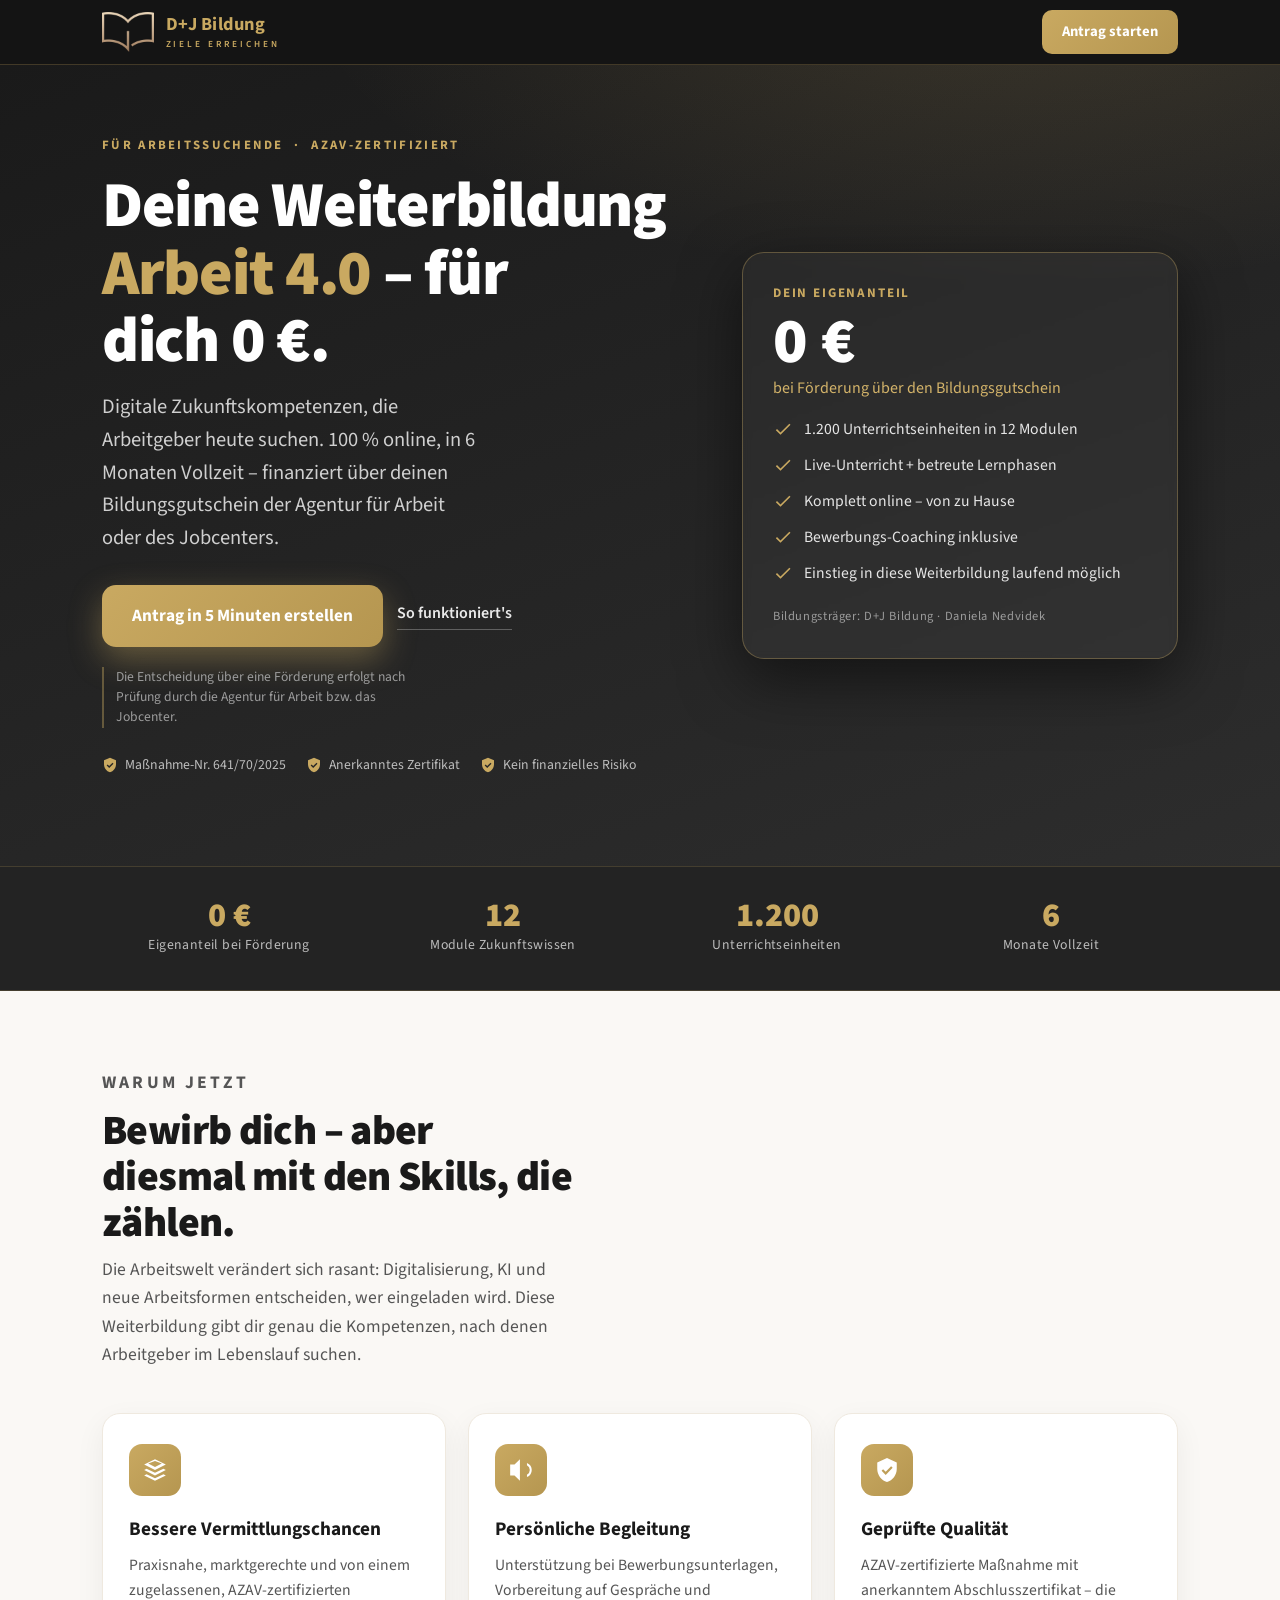
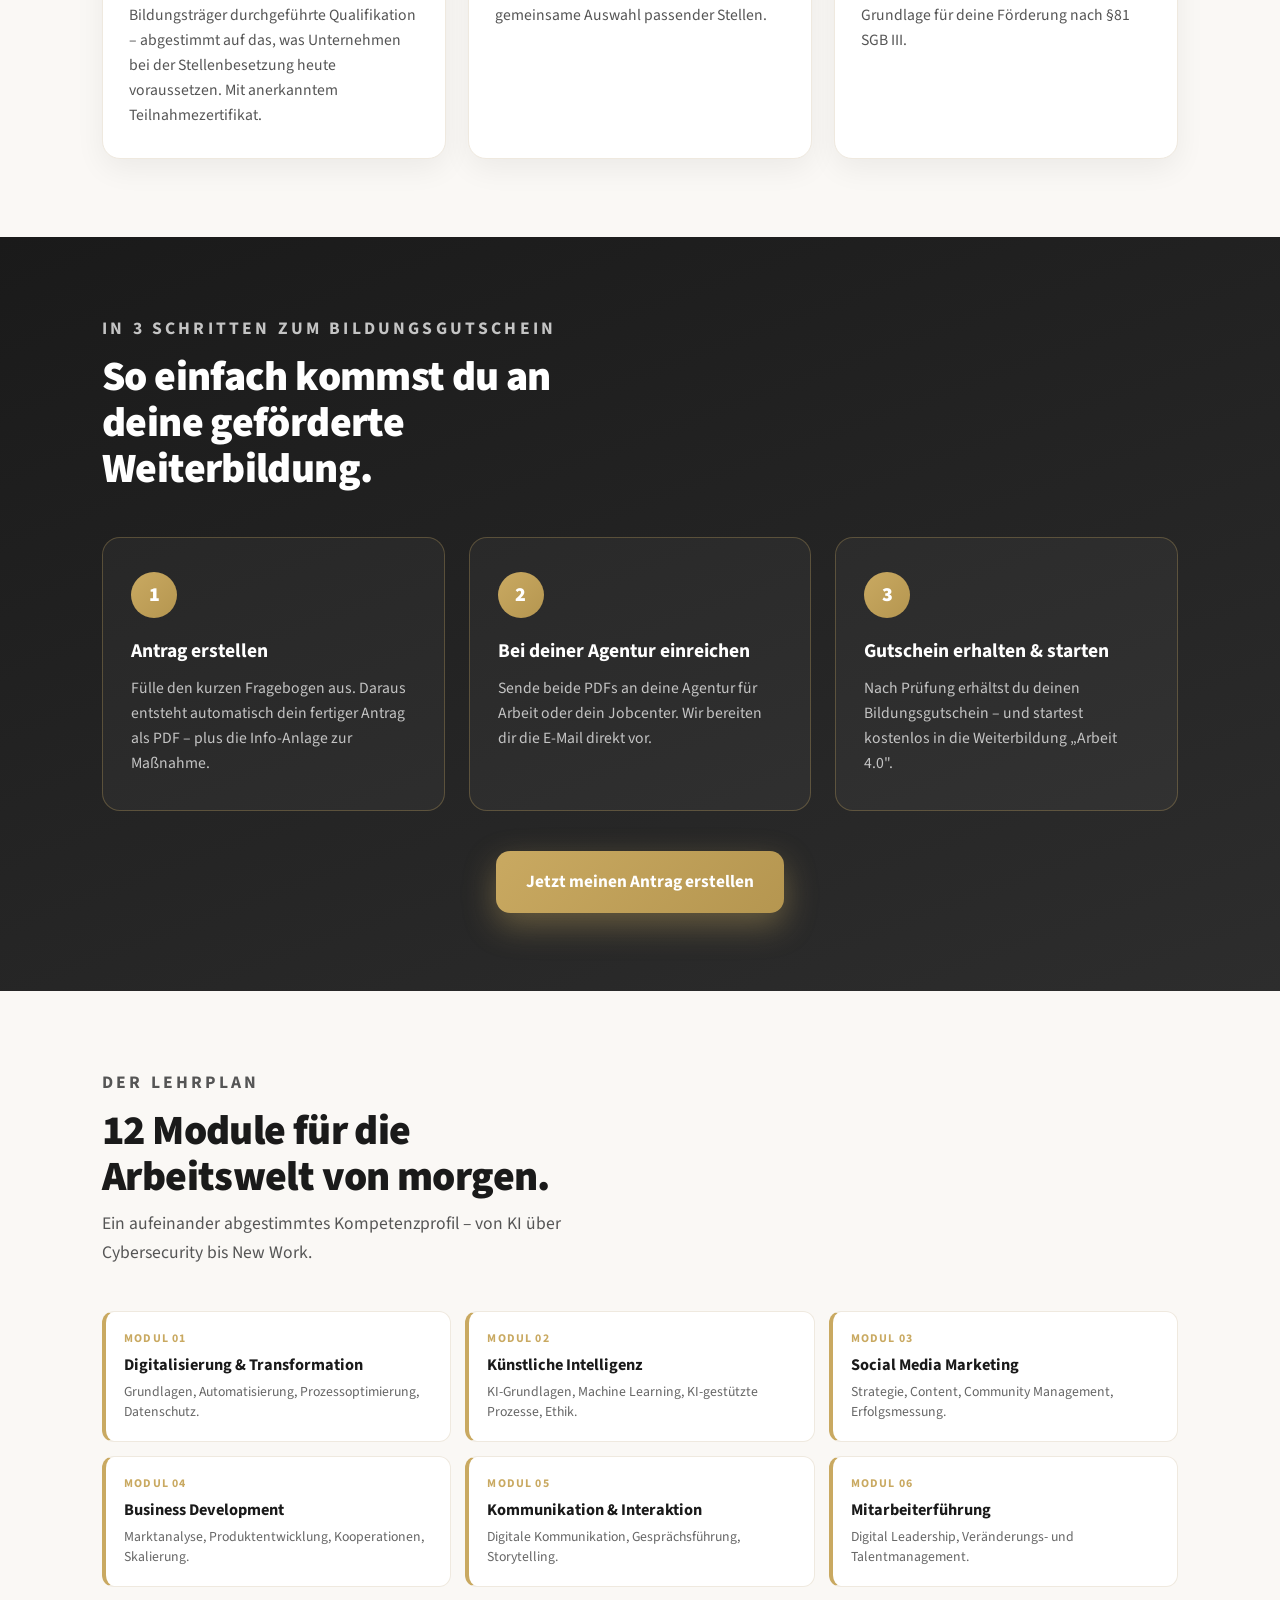
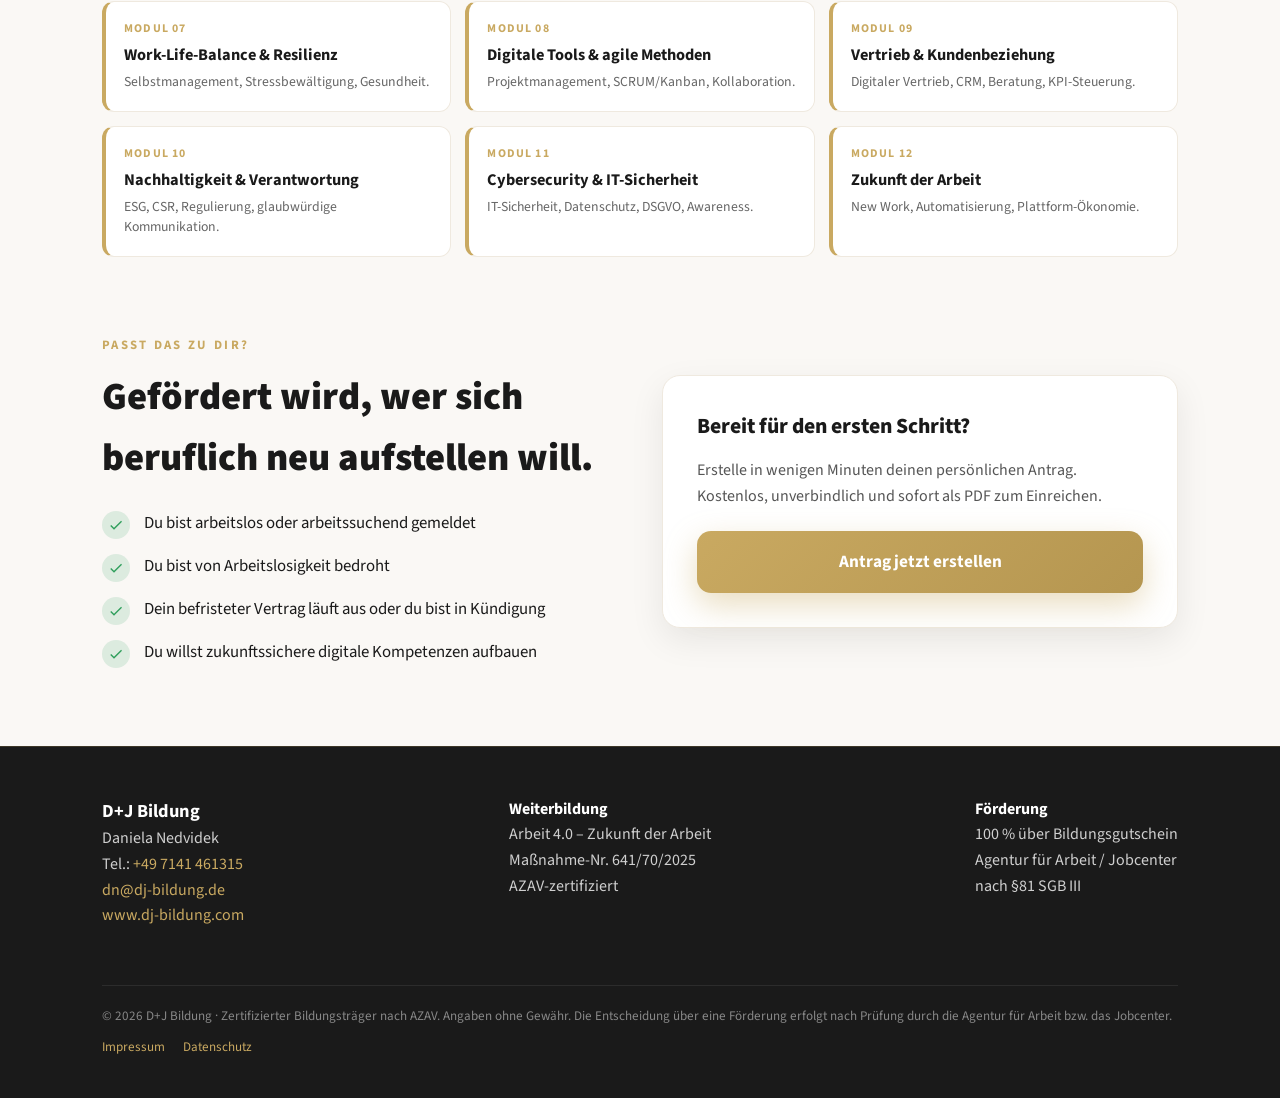
<file: index.html>
<!DOCTYPE html>
<html lang="de">
<head>
<meta charset="UTF-8">
<meta name="viewport" content="width=device-width, initial-scale=1.0">
<title>Arbeit 4.0 – 100 % gefördert über Bildungsgutschein | D+J Bildung</title>
<meta name="description" content="AZAV-zertifizierte Online-Weiterbildung Arbeit 4.0. Für Arbeitssuchende zu 100 % über den Bildungsgutschein förderbar. Antrag in wenigen Minuten erstellen.">
<link rel="stylesheet" href="assets/style.css">
</head>
<body>

<!-- ============ TOP BAR ============ -->
<header class="topbar">
  <div class="wrap">
    <a class="brand" href="https://www.dj-bildung.com">
      <img src="assets/logo.png" alt="D+J Bildung Logo">
      <span style="display:block"><b>D+J Bildung</b><span>ZIELE ERREICHEN</span></span>
    </a>
    <a class="cta" href="antrag.html" data-cta="topbar" data-keep-query>Antrag starten</a>
  </div>
</header>

<!-- ============ HERO ============ -->
<section class="hero">
  <div class="wrap hero-grid">
    <div>
      <p class="eyebrow">Für Arbeitssuchende &nbsp;·&nbsp; AZAV-zertifiziert</p>
      <h1>Deine Weiterbildung <span class="hl">Arbeit 4.0</span> – für dich&nbsp;0&nbsp;€.</h1>
      <p class="lead">Digitale Zukunfts&shy;kompetenzen, die Arbeitgeber heute suchen. 100 % online, in 6 Monaten Vollzeit – finanziert über deinen Bildungsgutschein der Agentur für Arbeit oder des Jobcenters.</p>
      <div class="hero-cta">
        <a class="btn-xl" href="antrag.html" data-cta="hero" data-keep-query>Antrag in 5 Minuten erstellen</a>
        <a class="btn-ghost" href="#so-gehts">So funktioniert's</a>
      </div>
      <p class="hero-note">Die Entscheidung über eine Förderung erfolgt nach Prüfung durch die Agentur für Arbeit bzw. das Jobcenter.</p>
      <div class="trust-line">
        <span><svg viewBox="0 0 24 24"><path d="M12 1 3 5v6c0 5.5 3.8 10.7 9 12 5.2-1.3 9-6.5 9-12V5l-9-4zm-1.2 15.5L7 12.7l1.4-1.4 2.4 2.3 5-5L17.2 10l-6.4 6.5z"/></svg>Maßnahme-Nr. 641/70/2025</span>
        <span><svg viewBox="0 0 24 24"><path d="M12 1 3 5v6c0 5.5 3.8 10.7 9 12 5.2-1.3 9-6.5 9-12V5l-9-4zm-1.2 15.5L7 12.7l1.4-1.4 2.4 2.3 5-5L17.2 10l-6.4 6.5z"/></svg>Anerkanntes Zertifikat</span>
        <span><svg viewBox="0 0 24 24"><path d="M12 1 3 5v6c0 5.5 3.8 10.7 9 12 5.2-1.3 9-6.5 9-12V5l-9-4zm-1.2 15.5L7 12.7l1.4-1.4 2.4 2.3 5-5L17.2 10l-6.4 6.5z"/></svg>Kein finanzielles Risiko</span>
      </div>
    </div>
    <aside class="price-card">
      <div class="kicker">Dein Eigenanteil</div>
      <div class="big">0&nbsp;€</div>
      <div class="note">bei Förderung über den Bildungsgutschein</div>
      <ul>
        <li><svg viewBox="0 0 24 24"><path d="M9 16.2 4.8 12l-1.4 1.4L9 19 21 7l-1.4-1.4z"/></svg>1.200 Unterrichtseinheiten in 12 Modulen</li>
        <li><svg viewBox="0 0 24 24"><path d="M9 16.2 4.8 12l-1.4 1.4L9 19 21 7l-1.4-1.4z"/></svg>Live-Unterricht + betreute Lernphasen</li>
        <li><svg viewBox="0 0 24 24"><path d="M9 16.2 4.8 12l-1.4 1.4L9 19 21 7l-1.4-1.4z"/></svg>Komplett online – von zu Hause</li>
        <li><svg viewBox="0 0 24 24"><path d="M9 16.2 4.8 12l-1.4 1.4L9 19 21 7l-1.4-1.4z"/></svg>Bewerbungs-Coaching inklusive</li>
        <li><svg viewBox="0 0 24 24"><path d="M9 16.2 4.8 12l-1.4 1.4L9 19 21 7l-1.4-1.4z"/></svg>Einstieg in diese Weiterbildung laufend möglich</li>
      </ul>
      <span class="badge-nr">Bildungsträger: D+J Bildung · Daniela Nedvidek</span>
    </aside>
  </div>
</section>

<!-- ============ STATS ============ -->
<section class="stats">
  <div class="wrap">
    <div class="stat"><b>0&nbsp;€</b><span>Eigenanteil bei Förderung</span></div>
    <div class="stat"><b>12</b><span>Module Zukunftswissen</span></div>
    <div class="stat"><b>1.200</b><span>Unterrichtseinheiten</span></div>
    <div class="stat"><b>6</b><span>Monate Vollzeit</span></div>
  </div>
</section>

<!-- ============ WHY ============ -->
<section class="section light">
  <div class="wrap">
    <div class="section-head">
      <p class="eyebrow">Warum jetzt</p>
      <h2>Bewirb dich – aber diesmal mit den Skills, die zählen.</h2>
      <p>Die Arbeitswelt verändert sich rasant: Digitalisierung, KI und neue Arbeitsformen entscheiden, wer eingeladen wird. Diese Weiterbildung gibt dir genau die Kompetenzen, nach denen Arbeitgeber im Lebenslauf suchen.</p>
    </div>
    <div class="vgrid">
      <div class="vcard">
        <div class="ic"><svg viewBox="0 0 24 24"><path d="M12 2 2 7l10 5 10-5-10-5zm0 7.2L5.7 6 12 3.8 18.3 6 12 9.2zM2 17l10 5 10-5-2.2-1.1L12 19.5 4.2 15.9 2 17zm0-5 10 5 10-5-2.2-1.1L12 14.5 4.2 10.9 2 12z"/></svg></div>
        <h3>Bessere Vermittlungschancen</h3>
        <p>Praxisnahe, marktgerechte und von einem zugelassenen, AZAV-zertifizierten Bildungsträger durchgeführte Qualifikation – abgestimmt auf das, was Unternehmen bei der Stellenbesetzung heute voraussetzen. Mit anerkanntem Teilnahmezertifikat.</p>
      </div>
      <div class="vcard">
        <div class="ic"><svg viewBox="0 0 24 24"><path d="M11 2v20l-5-5H2V7h4l5-5zm6.5 3.5a7 7 0 0 1 0 13v-2.1a5 5 0 0 0 0-8.8V5.5z"/></svg></div>
        <h3>Persönliche Begleitung</h3>
        <p>Unterstützung bei Bewerbungsunterlagen, Vorbereitung auf Gespräche und gemeinsame Auswahl passender Stellen.</p>
      </div>
      <div class="vcard">
        <div class="ic"><svg viewBox="0 0 24 24"><path d="M12 1 3 5v6c0 5.5 3.8 10.7 9 12 5.2-1.3 9-6.5 9-12V5l-9-4zm-1.2 15.5L7 12.7l1.4-1.4 2.4 2.3 5-5L17.2 10l-6.4 6.5z"/></svg></div>
        <h3>Geprüfte Qualität</h3>
        <p>AZAV-zertifizierte Maßnahme mit anerkanntem Abschlusszertifikat – die Grundlage für deine Förderung nach §81 SGB III.</p>
      </div>
    </div>
  </div>
</section>

<!-- ============ HOW IT WORKS ============ -->
<section class="section dark-sec" id="so-gehts">
  <div class="wrap">
    <div class="section-head">
      <p class="eyebrow">In 3 Schritten zum Bildungsgutschein</p>
      <h2>So einfach kommst du an deine geförderte Weiterbildung.</h2>
    </div>
    <div class="steps">
      <div class="step-c">
        <div class="n">1</div>
        <h3>Antrag erstellen</h3>
        <p>Fülle den kurzen Fragebogen aus. Daraus entsteht automatisch dein fertiger Antrag als PDF – plus die Info-Anlage zur Maßnahme.</p>
      </div>
      <div class="step-c">
        <div class="n">2</div>
        <h3>Bei deiner Agentur einreichen</h3>
        <p>Sende beide PDFs an deine Agentur für Arbeit oder dein Jobcenter. Wir bereiten dir die E-Mail direkt vor.</p>
      </div>
      <div class="step-c">
        <div class="n">3</div>
        <h3>Gutschein erhalten & starten</h3>
        <p>Nach Prüfung erhältst du deinen Bildungsgutschein – und startest kostenlos in die Weiterbildung „Arbeit 4.0".</p>
      </div>
    </div>
    <div style="text-align:center;margin-top:40px">
      <a class="btn-xl" href="antrag.html" data-cta="howto" data-keep-query>Jetzt meinen Antrag erstellen</a>
    </div>
  </div>
</section>

<!-- ============ MODULES ============ -->
<section class="section light">
  <div class="wrap">
    <div class="section-head">
      <p class="eyebrow">Der Lehrplan</p>
      <h2>12 Module für die Arbeitswelt von morgen.</h2>
      <p>Ein aufeinander abgestimmtes Kompetenzprofil – von KI über Cybersecurity bis New Work.</p>
    </div>
    <div class="mgrid" id="moduleGrid"></div>
  </div>
</section>

<!-- ============ ELIGIBILITY ============ -->
<section class="section light" style="padding-top:0">
  <div class="wrap elig">
    <div>
      <p class="eyebrow">Passt das zu dir?</p>
      <h2 style="font-size:clamp(1.7rem,3.2vw,2.4rem);font-weight:900;margin:12px 0 20px">Gefördert wird, wer sich beruflich neu aufstellen will.</h2>
      <ul class="checklist">
        <li><span class="chk"><svg viewBox="0 0 24 24"><path d="M9 16.2 4.8 12l-1.4 1.4L9 19 21 7l-1.4-1.4z"/></svg></span>Du bist arbeitslos oder arbeitssuchend gemeldet</li>
        <li><span class="chk"><svg viewBox="0 0 24 24"><path d="M9 16.2 4.8 12l-1.4 1.4L9 19 21 7l-1.4-1.4z"/></svg></span>Du bist von Arbeitslosigkeit bedroht</li>
        <li><span class="chk"><svg viewBox="0 0 24 24"><path d="M9 16.2 4.8 12l-1.4 1.4L9 19 21 7l-1.4-1.4z"/></svg></span>Dein befristeter Vertrag läuft aus oder du bist in Kündigung</li>
        <li><span class="chk"><svg viewBox="0 0 24 24"><path d="M9 16.2 4.8 12l-1.4 1.4L9 19 21 7l-1.4-1.4z"/></svg></span>Du willst zukunftssichere digitale Kompetenzen aufbauen</li>
      </ul>
    </div>
    <div class="elig-box">
      <h3>Bereit für den ersten Schritt?</h3>
      <p>Erstelle in wenigen Minuten deinen persönlichen Antrag. Kostenlos, unverbindlich und sofort als PDF zum Einreichen.</p>
      <a class="btn-xl" style="width:100%" href="antrag.html" data-cta="elig" data-keep-query>Antrag jetzt erstellen</a>
    </div>
  </div>
</section>


<!-- ============ FOOTER ============ -->
<footer class="footer">
  <div class="wrap">
    <div>
      <b style="font-size:1.15rem">D+J Bildung</b><br>
      Daniela Nedvidek<br>
      Tel.: <a href="tel:+497141461315">+49 7141 461315</a><br>
      <a href="mailto:dn@dj-bildung.de">dn@dj-bildung.de</a><br>
      <a href="https://www.dj-bildung.com">www.dj-bildung.com</a>
    </div>
    <div>
      <b>Weiterbildung</b><br>
      Arbeit 4.0 – Zukunft der Arbeit<br>
      Maßnahme-Nr. 641/70/2025<br>
      AZAV-zertifiziert
    </div>
    <div>
      <b>Förderung</b><br>
      100 % über Bildungsgutschein<br>
      Agentur für Arbeit / Jobcenter<br>
      nach §81 SGB III
    </div>
    <p class="small">© <span id="year"></span> D+J Bildung · Zertifizierter Bildungsträger nach AZAV. Angaben ohne Gewähr. Die Entscheidung über eine Förderung erfolgt nach Prüfung durch die Agentur für Arbeit bzw. das Jobcenter.
      <span class="legal"><a href="https://www.dj-bildung.com/impressum/">Impressum</a><a href="https://www.dj-bildung.com/datenschutz/">Datenschutz</a></span>
    </p>
  </div>
</footer>

<script src="assets/config.js"></script>
<script>
/* =========================================================
   MODULE (für die Landing-Grid)
   ========================================================= */
const MODULES = [
  ["01","Digitalisierung & Transformation","Grundlagen, Automatisierung, Prozessoptimierung, Datenschutz."],
  ["02","Künstliche Intelligenz","KI-Grundlagen, Machine Learning, KI-gestützte Prozesse, Ethik."],
  ["03","Social Media Marketing","Strategie, Content, Community Management, Erfolgsmessung."],
  ["04","Business Development","Marktanalyse, Produktentwicklung, Kooperationen, Skalierung."],
  ["05","Kommunikation & Interaktion","Digitale Kommunikation, Gesprächsführung, Storytelling."],
  ["06","Mitarbeiterführung","Digital Leadership, Veränderungs- und Talentmanagement."],
  ["07","Work-Life-Balance & Resilienz","Selbstmanagement, Stressbewältigung, Gesundheit."],
  ["08","Digitale Tools & agile Methoden","Projektmanagement, SCRUM/Kanban, Kollaboration."],
  ["09","Vertrieb & Kundenbeziehung","Digitaler Vertrieb, CRM, Beratung, KPI-Steuerung."],
  ["10","Nachhaltigkeit & Verantwortung","ESG, CSR, Regulierung, glaubwürdige Kommunikation."],
  ["11","Cybersecurity & IT-Sicherheit","IT-Sicherheit, Datenschutz, DSGVO, Awareness."],
  ["12","Zukunft der Arbeit","New Work, Automatisierung, Plattform-Ökonomie."]
];
(function renderModules(){
  const g=document.getElementById('moduleGrid');
  g.innerHTML=MODULES.map(m=>`<div class="mcard"><div class="mn">Modul ${m[0]}</div><h4>${m[1]}</h4><p>${m[2]}</p></div>`).join('');
})();
</script>
</body>
</html>
</file>
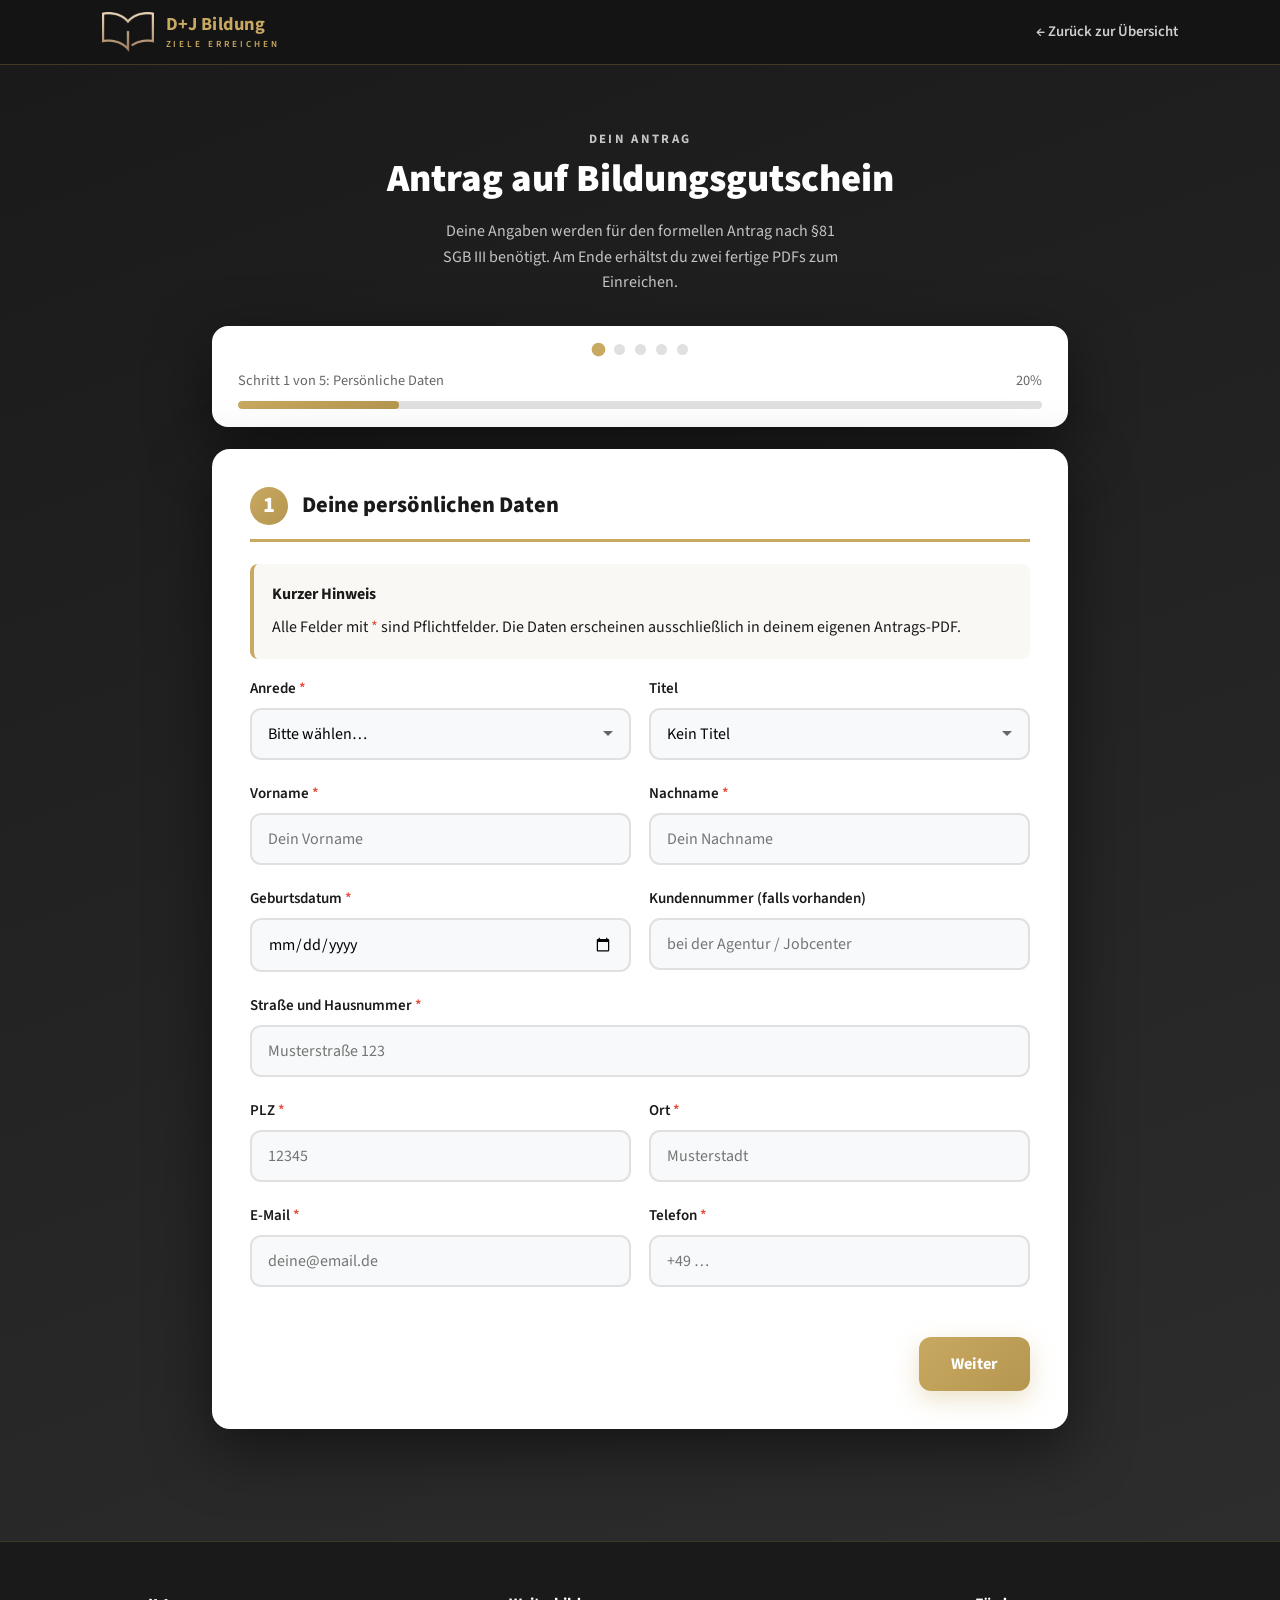
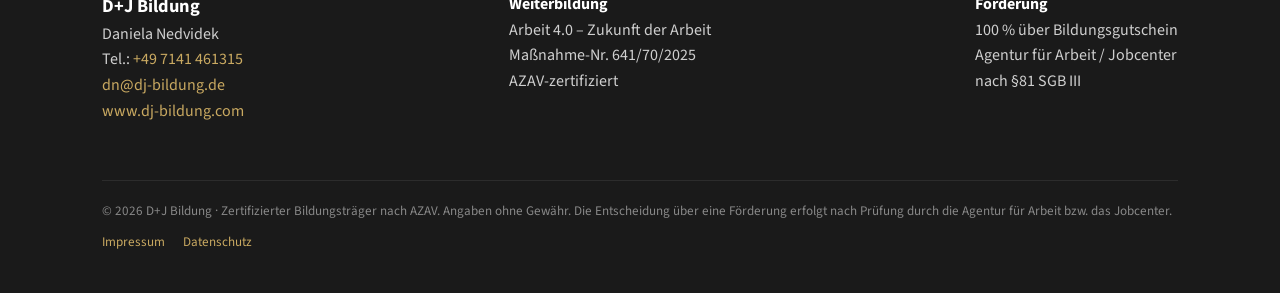
<file: antrag.html>
<!DOCTYPE html>
<html lang="de">
<head>
<meta charset="UTF-8">
<meta name="viewport" content="width=device-width, initial-scale=1.0">
<title>Antrag erstellen – Arbeit 4.0 | D+J Bildung</title>
<meta name="description" content="Erstelle in 5 Minuten deinen Antrag auf einen Bildungsgutschein für die AZAV-zertifizierte Weiterbildung Arbeit 4.0 – Schritt für Schritt.">
<script src="assets/jspdf.umd.min.js"></script>
<link rel="stylesheet" href="assets/style.css">
</head>
<body>

<!-- ============ TOP BAR ============ -->
<header class="topbar">
  <div class="wrap">
    <a class="brand" href="index.html" data-keep-query>
      <img src="assets/logo.png" alt="D+J Bildung Logo">
      <span style="display:block"><b>D+J Bildung</b><span>ZIELE ERREICHEN</span></span>
    </a>
    <a class="back-link" href="index.html" data-keep-query>&#8592;&nbsp;Zurück zur Übersicht</a>
  </div>
</header>

<!-- ============ ANTRAG: SCHRITT FÜR SCHRITT ============ -->
<section id="antrag">
  <div class="wrap form-shell">
    <div class="form-intro">
      <p class="eyebrow">Dein Antrag</p>
      <h2>Antrag auf Bildungsgutschein</h2>
      <p>Deine Angaben werden für den formellen Antrag nach §81 SGB III benötigt. Am Ende erhältst du zwei fertige PDFs zum Einreichen.</p>
    </div>

    <div class="progress-container">
      <div class="step-indicator">
        <div class="step-dot active" data-step="1"></div>
        <div class="step-dot" data-step="2"></div>
        <div class="step-dot" data-step="3"></div>
        <div class="step-dot" data-step="4"></div>
        <div class="step-dot" data-step="5"></div>
      </div>
      <div class="progress-text">
        <span id="stepLabel">Schritt 1 von 5: Persönliche Daten</span>
        <span id="progressPercent">20%</span>
      </div>
      <div class="progress-bar"><div class="progress-fill" id="progressFill"></div></div>
    </div>

    <!-- STEP 1 -->
    <div class="card step-card" id="step1">
      <div class="card-title"><span class="step-number">1</span>Deine persönlichen Daten</div>
      <div class="info-box"><h4>Kurzer Hinweis</h4><p>Alle Felder mit <span style="color:#e74c3c">*</span> sind Pflichtfelder. Die Daten erscheinen ausschließlich in deinem eigenen Antrags-PDF.</p></div>
      <div class="form-row">
        <div class="form-group"><label>Anrede <span class="required">*</span></label>
          <select id="anrede" required><option value="">Bitte wählen…</option><option>Herr</option><option>Frau</option><option>Divers</option></select></div>
        <div class="form-group"><label>Titel</label>
          <select id="titel"><option value="">Kein Titel</option><option>Dr.</option><option>Prof.</option><option>Prof. Dr.</option></select></div>
      </div>
      <div class="form-row">
        <div class="form-group"><label>Vorname <span class="required">*</span></label><input type="text" id="vorname" placeholder="Dein Vorname" required></div>
        <div class="form-group"><label>Nachname <span class="required">*</span></label><input type="text" id="nachname" placeholder="Dein Nachname" required></div>
      </div>
      <div class="form-row">
        <div class="form-group"><label>Geburtsdatum <span class="required">*</span></label><input type="date" id="geburtsdatum" required></div>
        <div class="form-group"><label>Kundennummer (falls vorhanden)</label><input type="text" id="kundennummer" placeholder="bei der Agentur / Jobcenter"></div>
      </div>
      <div class="form-group"><label>Straße und Hausnummer <span class="required">*</span></label><input type="text" id="strasse" placeholder="Musterstraße 123" required></div>
      <div class="form-row">
        <div class="form-group"><label>PLZ <span class="required">*</span></label><input type="text" id="plz" placeholder="12345" maxlength="5" required></div>
        <div class="form-group"><label>Ort <span class="required">*</span></label><input type="text" id="ort" placeholder="Musterstadt" required></div>
      </div>
      <div class="form-row">
        <div class="form-group"><label>E-Mail <span class="required">*</span></label><input type="email" id="email" placeholder="deine@email.de" required></div>
        <div class="form-group"><label>Telefon <span class="required">*</span></label><input type="tel" id="telefon" placeholder="+49 …" required></div>
      </div>
      <div class="btn-group"><div></div><button class="btn btn-primary" onclick="nextStep(2)">Weiter</button></div>
    </div>

    <!-- STEP 2 -->
    <div class="card step-card hidden" id="step2">
      <div class="card-title"><span class="step-number">2</span>Dein Beschäftigungsstatus</div>
      <div class="info-box"><h4>Fördervoraussetzung nach §81 SGB III</h4><p>Gefördert wird, wer arbeitssuchend, arbeitslos oder von Arbeitslosigkeit bedroht ist.</p></div>
      <div class="form-group"><label>Aktueller Status <span class="required">*</span></label>
        <div class="radio-group">
          <label class="radio-option"><input type="radio" name="status" value="arbeitslos">Arbeitslos gemeldet</label>
          <label class="radio-option"><input type="radio" name="status" value="arbeitssuchend">Arbeitssuchend gemeldet</label>
          <label class="radio-option"><input type="radio" name="status" value="von_arbeitslosigkeit_bedroht">Von Arbeitslosigkeit bedroht</label>
          <label class="radio-option"><input type="radio" name="status" value="in_kuendigung">In Kündigung / Vertrag läuft aus</label>
        </div>
      </div>
      <div class="form-group"><label>Seit wann in diesem Status? <span class="required">*</span></label><input type="date" id="statusSeit" required></div>
      <div class="form-group"><label>Zuständige Agentur für Arbeit / Jobcenter <span class="required">*</span></label><input type="text" id="agentur" placeholder="z. B. Agentur für Arbeit München" required></div>
      <div class="form-group"><label>Name deiner Vermittlungsfachkraft (falls bekannt)</label><input type="text" id="vermittler" placeholder="Vor- und Nachname"></div>
      <div class="form-group"><label>Beziehst du aktuell Leistungen?</label>
        <div class="radio-group">
          <label class="radio-option"><input type="radio" name="leistungen" value="alg1">ALG I</label>
          <label class="radio-option"><input type="radio" name="leistungen" value="alg2">Bürgergeld</label>
          <label class="radio-option"><input type="radio" name="leistungen" value="keine">Keine</label>
        </div>
      </div>
      <div class="btn-group"><button class="btn btn-secondary" onclick="prevStep(1)">Zurück</button><button class="btn btn-primary" onclick="nextStep(3)">Weiter</button></div>
    </div>

    <!-- STEP 3 -->
    <div class="card step-card hidden" id="step3">
      <div class="card-title"><span class="step-number">3</span>Dein beruflicher Hintergrund</div>
      <div class="form-row">
        <div class="form-group"><label>Höchster Bildungsabschluss <span class="required">*</span></label>
          <select id="bildungsabschluss" required><option value="">Bitte wählen…</option>
            <option value="hauptschule">Hauptschulabschluss</option><option value="realschule">Realschulabschluss</option>
            <option value="abitur">Abitur</option><option value="ausbildung">Berufsausbildung</option>
            <option value="meister">Meister/Techniker</option><option value="bachelor">Bachelor</option>
            <option value="master">Master/Diplom</option><option value="promotion">Promotion</option></select></div>
        <div class="form-group"><label>Erlernter Beruf</label><input type="text" id="erlernterBeruf" placeholder="z. B. Kauffrau/-mann"></div>
      </div>
      <div class="form-group"><label>Zuletzt ausgeübte Tätigkeit</label><input type="text" id="letzteTaetigkeit" placeholder="z. B. Sachbearbeitung"></div>
      <div class="form-group"><label>Branche der letzten Beschäftigung <span class="required">*</span></label>
        <select id="branche" required><option value="">Bitte wählen…</option>
          <option value="industrie">Industrie / Produktion</option><option value="handel">Handel / Einzelhandel</option>
          <option value="dienstleistung">Dienstleistungen</option><option value="it">IT / Technologie</option>
          <option value="finanzen">Banken / Finanzen / Versicherungen</option><option value="gesundheit">Gesundheit / Pflege</option>
          <option value="bildung">Bildung / Erziehung</option><option value="handwerk">Handwerk</option>
          <option value="verwaltung">Öffentliche Verwaltung</option><option value="gastro">Gastronomie / Hotellerie</option>
          <option value="logistik">Logistik / Transport</option><option value="medien">Medien / Marketing</option>
          <option value="sonstiges">Sonstige</option></select></div>
      <div class="form-row">
        <div class="form-group"><label>Berufserfahrung insgesamt (Jahre) <span class="required">*</span></label><input type="number" id="berufserfahrung" min="0" max="50" placeholder="z. B. 15" required></div>
        <div class="form-group"><label>Davon in letzter Position (Jahre)</label><input type="number" id="letztePosition" min="0" max="50" placeholder="z. B. 5"></div>
      </div>
      <div class="form-group"><label>Grund für die aktuelle Arbeitssuche <span class="required">*</span></label>
        <select id="grundArbeitssuche" required><option value="">Bitte wählen…</option>
          <option value="kuendigung_ag">Kündigung durch Arbeitgeber</option><option value="kuendigung_an">Eigene Kündigung</option>
          <option value="befristet">Befristeter Vertrag ausgelaufen</option><option value="insolvenz">Insolvenz des Arbeitgebers</option>
          <option value="restrukturierung">Restrukturierung / Stellenabbau</option><option value="gesundheit">Gesundheitliche Gründe</option>
          <option value="berufsrueckkehr">Berufsrückkehr (z. B. nach Elternzeit)</option><option value="umzug">Umzug / regionale Veränderung</option>
          <option value="neuorientierung">Berufliche Neuorientierung</option><option value="digitalisierung">Wegfall durch Digitalisierung</option></select></div>
      <div class="btn-group"><button class="btn btn-secondary" onclick="prevStep(2)">Zurück</button><button class="btn btn-primary" onclick="nextStep(4)">Weiter</button></div>
    </div>

    <!-- STEP 4 -->
    <div class="card step-card hidden" id="step4">
      <div class="card-title"><span class="step-number">4</span>Berufsziel & Weiterbildung</div>
      <div class="info-box"><h4>Deine Zukunftsperspektive</h4><p>„Arbeit 4.0" vermittelt Kompetenzen in Digitalisierung, KI, Marketing, Cybersecurity und allen relevanten Themen der modernen Arbeitswelt.</p></div>
      <div class="info-box"><h4>Durchführung</h4><p>Die Weiterbildung findet in <strong>Vollzeit über 6 Monate</strong> statt – 1.200 Unterrichtseinheiten mit Live-Unterricht und betreuten Selbstlernphasen, komplett online.</p></div>
      <div class="form-group"><label>In welchem Berufsfeld möchtest du künftig tätig sein? <span class="required">*</span></label><input type="text" id="zielberuf" placeholder="z. B. Projektmanager/in, Marketing-Spezialist/in" required oninput="updateMotivation()"></div>
      <div class="form-group"><label>Wie schätzt du deine digitalen Kompetenzen ein? <span class="required">*</span></label>
        <div class="radio-group">
          <label class="radio-option"><input type="radio" name="digitalKompetenz" value="gering">Grundkenntnisse</label>
          <label class="radio-option"><input type="radio" name="digitalKompetenz" value="mittel">Durchschnittlich</label>
          <label class="radio-option"><input type="radio" name="digitalKompetenz" value="gut">Gut</label>
          <label class="radio-option"><input type="radio" name="digitalKompetenz" value="ausbaufaehig">Ausbaufähig</label>
        </div>
      </div>
      <div class="form-group"><label>Automatisch erzeugte Begründung für deinen Antrag:</label><div class="generated-text" id="generatedMotivation">Bitte gib zunächst dein Berufsziel ein…</div></div>
      <div class="btn-group"><button class="btn btn-secondary" onclick="prevStep(3)">Zurück</button><button class="btn btn-primary" onclick="nextStep(5)">Weiter</button></div>
    </div>

    <!-- STEP 5 -->
    <div class="card step-card hidden" id="step5">
      <div class="card-title"><span class="step-number">5</span>Bewerbungen & Abschluss</div>
      <div class="info-box"><h4>Deine bisherigen Bemühungen</h4><p>Die Agentur prüft, ob die Weiterbildung nötig ist, um deine Vermittlungschancen zu verbessern.</p></div>
      <div class="form-row">
        <div class="form-group"><label>Anzahl Bewerbungen <span class="required">*</span></label>
          <select id="bewerbungenAnzahl" required><option value="">Bitte wählen…</option>
            <option>5</option><option>10</option><option>15</option><option>20</option><option>25</option><option>30</option><option>40</option><option>50</option><option>75</option><option>100</option><option value="mehr100">Mehr als 100</option></select></div>
        <div class="form-group"><label>In den letzten … Monaten <span class="required">*</span></label>
          <select id="bewerbungenMonate" required><option value="">Bitte wählen…</option>
            <option>3</option><option>4</option><option>5</option><option>6</option><option>9</option><option>12</option><option>18</option><option>24</option></select></div>
      </div>
      <div class="form-group"><label>Vorstellungsgespräche?</label>
        <div class="radio-group">
          <label class="radio-option"><input type="radio" name="vorstellungen" value="keine">Keine</label>
          <label class="radio-option"><input type="radio" name="vorstellungen" value="wenige">1–3</label>
          <label class="radio-option"><input type="radio" name="vorstellungen" value="mehrere">Mehr als 3</label>
        </div>
      </div>
      <div class="form-group"><label>Häufigste Ablehnungsgründe (Mehrfachauswahl)</label>
        <div class="checkbox-group">
          <label class="checkbox-option"><input type="checkbox" name="ablehnung" value="qualifikation">Fehlende Qualifikationen</label>
          <label class="checkbox-option"><input type="checkbox" name="ablehnung" value="digital">Mangelnde digitale Kompetenzen</label>
          <label class="checkbox-option"><input type="checkbox" name="ablehnung" value="erfahrung">Fehlende Erfahrung</label>
          <label class="checkbox-option"><input type="checkbox" name="ablehnung" value="andere">Andere Kandidaten bevorzugt</label>
          <label class="checkbox-option"><input type="checkbox" name="ablehnung" value="keine_rueckmeldung">Keine Rückmeldung</label>
        </div>
      </div>
      <hr style="border:none;border-top:2px solid var(--gold);margin:28px 0">
      <div class="info-box success"><h4>Fast geschafft</h4><p>Prüfe deine Angaben und erstelle deinen individuellen Antrag.</p></div>
      <div id="summaryContent"></div>
      <div class="legal-box">
        <h5>Rechtliche Hinweise & Datenschutz</h5>
        <p><strong>Rechtsgrundlage:</strong> Der Antrag erfolgt gemäß §81 SGB III. Eine Förderung ist möglich, wenn die Weiterbildung für deine berufliche Eingliederung notwendig ist.</p>
        <p><strong>AZAV:</strong> Die Weiterbildung „Arbeit 4.0" und der Bildungsträger D+J Bildung sind nach AZAV zertifiziert.</p>
        <p><strong>Datenverarbeitung:</strong> Deine Angaben werden zur Erstellung deines Antrags verarbeitet. Mit deiner Einwilligung darf D+J Bildung dich zu deiner Weiterbildung und Förderung kontaktieren (Art. 6 Abs. 1 lit. a DSGVO). Du kannst die Einwilligung jederzeit per E-Mail an dn@dj-bildung.de widerrufen.</p>
      </div>
      <div class="form-group"><label class="checkbox-option" style="width:100%"><input type="checkbox" id="datenschutz" required><span>Ich habe die <a href="https://www.dj-bildung.com/datenschutz/" target="_blank" rel="noopener" style="color:var(--gold-dark);font-weight:700">Datenschutzhinweise</a> gelesen und stimme zu. <span class="required">*</span></span></label></div>
      <div class="form-group"><label class="checkbox-option" style="width:100%"><input type="checkbox" id="kontaktErlaubt"><span>D+J Bildung darf mich zu meiner Weiterbildung und Förderung kontaktieren.</span></label></div>
      <div class="form-group"><label class="checkbox-option" style="width:100%"><input type="checkbox" id="richtigkeit" required><span>Ich bestätige, dass alle Angaben wahrheitsgemäß sind. <span class="required">*</span></span></label></div>
      <div class="btn-group"><button class="btn btn-secondary" onclick="prevStep(4)">Zurück</button><button class="btn btn-primary" onclick="finish()">Antrag erstellen &amp; PDFs herunterladen</button></div>
    </div>

    <!-- SUCCESS -->
    <div class="card step-card hidden" id="stepSuccess">
      <div class="success-animation">
        <div class="success-icon"><svg viewBox="0 0 24 24"><path d="M9 16.17 4.83 12l-1.42 1.41L9 19 21 7l-1.41-1.41z"/></svg></div>
        <h2 style="font-weight:900;margin-bottom:10px">Dein Antrag ist fertig!</h2>
        <p style="color:var(--gray);max-width:46ch;margin:0 auto">Lade beide Dokumente herunter und reiche sie bei deiner Agentur für Arbeit ein.</p>
        <div class="download-buttons">
          <button class="download-btn" onclick="downloadAntrag()"><svg viewBox="0 0 24 24" fill="currentColor"><path d="M19 9h-4V3H9v6H5l7 7 7-7zM5 18v2h14v-2H5z"/></svg>Antrag auf Bildungsgutschein (PDF)</button>
          <button class="download-btn outline" onclick="downloadInfoseite()"><svg viewBox="0 0 24 24" fill="currentColor"><path d="M19 9h-4V3H9v6H5l7 7 7-7zM5 18v2h14v-2H5z"/></svg>Info-Anlage „Arbeit 4.0" (PDF)</button>
        </div>
        <div class="send-box" id="sendBox">
          <h3>Jetzt an deine Agentur senden</h3>
          <p style="color:#555;margin-bottom:6px">Die E-Mail geht aus <strong>deinem eigenen Postfach</strong> an deine Agentur / dein Jobcenter. Trage hier die E-Mail-Adresse der Agentur ein – Empfänger und Text sind dann schon vorbereitet.</p>
          <div class="form-group" style="margin:12px 0"><input type="email" id="agenturEmail" placeholder="z. B. muenchen@arbeitsagentur.de"></div>

          <!-- Handy: beide PDFs direkt an die Mail-App übergeben (Anhänge automatisch dabei) -->
          <div id="shareBox" class="hidden">
            <div class="info-box"><h4>Am schnellsten am Handy</h4><p>Beide PDFs werden direkt an deine Mail-App übergeben – die Anhänge sind automatisch dabei. Du wählst deine Mail-App, trägst oben noch <strong>Empfänger und Betreff</strong> ein und sendest.</p></div>
            <button class="btn btn-primary" style="width:100%" onclick="shareWithAttachments()">Per E-Mail teilen (mit Anhängen)</button>
            <p class="webmail-hint" style="text-align:center">oder klassisch per E-Mail-Programm / Webmail:</p>
          </div>

          <ol>
            <li>Beide PDFs sind bereits heruntergeladen (passiert automatisch).</li>
            <li>E-Mail öffnen – über dein Mailprogramm oder direkt über Webmail. Empfänger und Text sind schon ausgefüllt.</li>
            <li>Die zwei PDFs anhängen und absenden.</li>
          </ol>
          <button class="btn btn-primary" style="width:100%" onclick="sendToAgentur()">E-Mail-Programm öffnen</button>
          <p class="webmail-hint">Du nutzt Webmail? Direkt öffnen:</p>
          <div class="provider-row">
            <button class="prov" onclick="openWebmail('gmail')">Gmail</button>
            <button class="prov" onclick="openWebmail('outlook')">Outlook.com</button>
            <button class="prov" onclick="openWebmail('gmx')">GMX</button>
            <button class="prov" onclick="openWebmail('web')">WEB.DE</button>
          </div>
          <button class="btn btn-secondary" style="width:100%;margin-top:12px" onclick="copyMailText()">E-Mail-Text kopieren</button>
        </div>
        <p style="margin-top:22px;color:var(--gray);font-size:.92rem">Fragen? D+J Bildung hilft dir gern weiter: <a href="mailto:dn@dj-bildung.de" style="color:var(--gold-dark);font-weight:700">dn@dj-bildung.de</a> · <a href="tel:+497141461315" style="color:var(--gold-dark);font-weight:700">+49 7141 461315</a></p>
      </div>
    </div>
  </div>
</section>

<!-- ============ FOOTER ============ -->
<footer class="footer">
  <div class="wrap">
    <div>
      <b style="font-size:1.15rem">D+J Bildung</b><br>
      Daniela Nedvidek<br>
      Tel.: <a href="tel:+497141461315">+49 7141 461315</a><br>
      <a href="mailto:dn@dj-bildung.de">dn@dj-bildung.de</a><br>
      <a href="https://www.dj-bildung.com">www.dj-bildung.com</a>
    </div>
    <div>
      <b>Weiterbildung</b><br>
      Arbeit 4.0 – Zukunft der Arbeit<br>
      Maßnahme-Nr. 641/70/2025<br>
      AZAV-zertifiziert
    </div>
    <div>
      <b>Förderung</b><br>
      100 % über Bildungsgutschein<br>
      Agentur für Arbeit / Jobcenter<br>
      nach §81 SGB III
    </div>
    <p class="small">© <span id="year"></span> D+J Bildung · Zertifizierter Bildungsträger nach AZAV. Angaben ohne Gewähr. Die Entscheidung über eine Förderung erfolgt nach Prüfung durch die Agentur für Arbeit bzw. das Jobcenter.
      <span class="legal"><a href="https://www.dj-bildung.com/impressum/">Impressum</a><a href="https://www.dj-bildung.com/datenschutz/">Datenschutz</a></span>
    </p>
  </div>
</footer>

<div class="loading-overlay hidden" id="loadingOverlay"><div class="loading-spinner"></div></div>

<script src="assets/config.js"></script>
<script>
/* =========================================================
   FORMULAR-LOGIK
   ========================================================= */
let formData={durchfuehrung:'vollzeit'}, currentStep=1; const totalSteps=5;
let generatedAntragPDF=null, generatedInfoPDF=null;

let started=false;
function markStart(){ if(!started){ started=true; track('form_start'); } }

/* Kästchen & Radios: Klick auf das KÄSTCHEN oder den Text funktioniert gleichermaßen.
   Das Umschalten übernimmt der Browser (native Label-Zuordnung); wir aktualisieren
   nur die optische Markierung über das change-Event. */
function refreshRadioGroup(name){
  document.querySelectorAll(`.radio-option input[name="${name}"]`).forEach(i=>{
    const opt=i.closest('.radio-option'); if(opt) opt.classList.toggle('selected', i.checked);
  });
}
function initChoiceInputs(){
  document.querySelectorAll('#antrag .radio-option input[type=radio]').forEach(inp=>{
    inp.addEventListener('change',()=>{ refreshRadioGroup(inp.name); markStart(); });
  });
  document.querySelectorAll('#antrag .checkbox-option input[type=checkbox]').forEach(inp=>{
    inp.addEventListener('change',()=>{
      const opt=inp.closest('.checkbox-option'); if(opt) opt.classList.toggle('selected', inp.checked);
      markStart();
    });
  });
}
initChoiceInputs();
document.querySelectorAll('#antrag input,#antrag select,#antrag textarea').forEach(f=>f.addEventListener('input',markStart,{once:true}));

function updateMotivation(){
  const z=document.getElementById('zielberuf')?.value||'';
  const m = z.trim()==='' ? 'Bitte gib zunächst dein Berufsziel ein…'
    : `Die Weiterbildung „Arbeit 4.0" ist für meine angestrebte Tätigkeit als ${z} von entscheidender Bedeutung. Der Kurs vermittelt in 12 aufeinander abgestimmten Modulen ein ganzheitliches Kompetenzprofil für die moderne Arbeitswelt. Erst durch das Zusammenspiel aller Module – von Digitalisierung und Künstlicher Intelligenz über Social Media Marketing und Kommunikation bis hin zu Cybersecurity und Nachhaltigkeit – entfaltet diese Weiterbildung ihren vollen Nutzen. Die Kombination aus technischem Wissen, Führungskompetenzen und Soft Skills macht mich zu einer vielseitig einsetzbaren Fachkraft, die den Anforderungen des digitalen Wandels gewachsen ist. So kann ich meine vorhandene Berufserfahrung optimal mit zukunftsorientierten Kompetenzen ergänzen.`;
  document.getElementById('generatedMotivation').textContent=m; formData.generatedMotivation=m;
}

/* --- Seiten-Navigation: jeder Schritt fühlt sich wie eine eigene Seite an --- */
function showStep(step){
  document.getElementById(`step${currentStep}`).classList.add('hidden');
  document.getElementById(`step${step}`).classList.remove('hidden');
  currentStep=step; updateProgress();
  if(step===5)generateSummary();
  window.scrollTo({top:0,behavior:'smooth'});
}
function nextStep(step){
  if(!validateStep(currentStep))return;
  saveStepData(currentStep);
  history.pushState({step:step},'', '#schritt-'+step);
  showStep(step);
}
function prevStep(step){
  saveStepData(currentStep);
  history.pushState({step:step},'', '#schritt-'+step);
  showStep(step);
}
// Browser-Zurück/Vor-Taste blättert durch die Schritte, statt die Seite zu verlassen
window.addEventListener('popstate', e=>{
  const step=(e.state && e.state.step) || 1;
  const successVisible = !document.getElementById('stepSuccess').classList.contains('hidden');
  if(step>=1 && step<=totalSteps && !successVisible){
    showStep(step);
  }
});
// Beim (Neu-)Laden immer sauber bei Schritt 1 beginnen
history.replaceState({step:1},'', location.pathname+location.search+'#schritt-1');
function updateProgress(){
  const p=(currentStep/totalSteps)*100;
  document.getElementById('progressFill').style.width=p+'%';
  document.getElementById('progressPercent').textContent=Math.round(p)+'%';
  const labels={1:'Persönliche Daten',2:'Beschäftigungsstatus',3:'Beruflicher Hintergrund',4:'Berufsziel',5:'Bewerbungen & Abschluss'};
  document.getElementById('stepLabel').textContent=`Schritt ${currentStep} von ${totalSteps}: ${labels[currentStep]}`;
  document.querySelectorAll('.step-dot').forEach((d,i)=>{d.classList.remove('active','completed');if(i+1<currentStep)d.classList.add('completed');else if(i+1===currentStep)d.classList.add('active');});
}
function validateStep(step){
  let ok=true; const el=document.getElementById(`step${step}`);
  el.querySelectorAll('[required]').forEach(f=>{if(!f.value){f.style.borderColor='#e74c3c';ok=false;}else f.style.borderColor='#e0e0e0';});
  if(step===2&&!document.querySelector('input[name=status]:checked')){alert('Bitte wähle deinen aktuellen Status aus.');return false;}
  if(step===4){
    if(!document.querySelector('input[name=digitalKompetenz]:checked')){alert('Bitte schätze deine digitalen Kompetenzen ein.');return false;}
  }
  if(!ok)alert('Bitte fülle alle Pflichtfelder aus.');
  return ok;
}
function saveStepData(step){
  document.getElementById(`step${step}`).querySelectorAll('input,select,textarea').forEach(f=>{
    if(f.type==='radio'){if(f.checked)formData[f.name]=f.value;}
    else if(f.type==='checkbox'){if(f.name){if(!formData[f.name])formData[f.name]=[];if(f.checked&&!formData[f.name].includes(f.value))formData[f.name].push(f.value);}}
    else if(f.id)formData[f.id]=f.value;
  });
  const md=document.getElementById('generatedMotivation'); if(md)formData.generatedMotivation=md.textContent;
}
const fmt=d=>d?new Date(d).toLocaleDateString('de-DE'):'-';
const L={
  status:{arbeitslos:'Arbeitslos gemeldet',arbeitssuchend:'Arbeitssuchend gemeldet',von_arbeitslosigkeit_bedroht:'Von Arbeitslosigkeit bedroht',in_kuendigung:'In Kündigung / Vertrag läuft aus'},
  leistungen:{alg1:'ALG I',alg2:'Bürgergeld',keine:'Keine Leistungen'},
  bildung:{hauptschule:'Hauptschulabschluss',realschule:'Realschulabschluss',abitur:'Abitur',ausbildung:'Berufsausbildung',meister:'Meister/Techniker',bachelor:'Bachelor',master:'Master/Diplom',promotion:'Promotion'},
  branche:{industrie:'Industrie',handel:'Handel',dienstleistung:'Dienstleistungen',it:'IT/Technologie',finanzen:'Finanzen',gesundheit:'Gesundheit',bildung:'Bildung',handwerk:'Handwerk',verwaltung:'Verwaltung',gastro:'Gastronomie',logistik:'Logistik',medien:'Medien/Marketing',sonstiges:'Sonstige'},
  grund:{kuendigung_ag:'Kündigung durch Arbeitgeber',kuendigung_an:'Eigene Kündigung',befristet:'Befristeter Vertrag ausgelaufen',insolvenz:'Insolvenz des Arbeitgebers',restrukturierung:'Restrukturierung/Stellenabbau',gesundheit:'Gesundheitliche Gründe',berufsrueckkehr:'Berufsrückkehr',umzug:'Umzug',neuorientierung:'Berufliche Neuorientierung',digitalisierung:'Wegfall durch Digitalisierung'}
};
function generateSummary(){
  const dauer='6 Monate (Vollzeit)';
  document.getElementById('summaryContent').innerHTML=`
    <div class="summary-section"><h4>Persönliche Daten</h4>
      <div class="summary-row"><span class="summary-label">Name</span><span class="summary-value">${[formData.anrede,formData.titel,formData.vorname,formData.nachname].filter(Boolean).join(' ')}</span></div>
      <div class="summary-row"><span class="summary-label">Adresse</span><span class="summary-value">${formData.strasse||''}, ${formData.plz||''} ${formData.ort||''}</span></div>
      <div class="summary-row"><span class="summary-label">Kontakt</span><span class="summary-value">${formData.email||''} · ${formData.telefon||''}</span></div></div>
    <div class="summary-section"><h4>Status & Beruf</h4>
      <div class="summary-row"><span class="summary-label">Status</span><span class="summary-value">${L.status[formData.status]||'-'}</span></div>
      <div class="summary-row"><span class="summary-label">Agentur</span><span class="summary-value">${formData.agentur||'-'}</span></div>
      <div class="summary-row"><span class="summary-label">Branche</span><span class="summary-value">${L.branche[formData.branche]||'-'}</span></div>
      <div class="summary-row"><span class="summary-label">Berufserfahrung</span><span class="summary-value">${formData.berufserfahrung||'0'} Jahre</span></div></div>
    <div class="summary-section"><h4>Weiterbildung</h4>
      <div class="summary-row"><span class="summary-label">Maßnahme</span><span class="summary-value">Arbeit 4.0 (${CONFIG.MASSNAHME_NR})</span></div>
      <div class="summary-row"><span class="summary-label">Durchführung</span><span class="summary-value">${dauer}</span></div>
      <div class="summary-row"><span class="summary-label">Zielberuf</span><span class="summary-value">${formData.zielberuf||'-'}</span></div></div>`;
}

/* =========================================================
   ABSCHLUSS: validieren -> DB-Eintrag -> PDFs
   ========================================================= */
async function finish(){
  saveStepData(5);
  if(!document.getElementById('datenschutz').checked){alert('Bitte stimme den Datenschutzhinweisen zu.');return;}
  if(!document.getElementById('richtigkeit').checked){alert('Bitte bestätige die Richtigkeit deiner Angaben.');return;}
  document.getElementById('loadingOverlay').classList.remove('hidden');

  await saveLead();          // CRM / Datenbank-Eintrag
  await track('pdf_generated');
  generateAntragPDF();       // Antrags-PDF vorbereiten
  generateInfoPDF();         // Info-Anlage vorbereiten
  sendCopyToDJ();            // Kopie inkl. beider PDFs an D+J (fire and forget)

  document.getElementById('step5').classList.add('hidden');
  document.getElementById('stepSuccess').classList.remove('hidden');
  document.getElementById('loadingOverlay').classList.add('hidden');
  // Agentur-E-Mail für den Versand-Schritt vorbelegen
  if(formData.agentur) document.getElementById('agenturEmail').placeholder=`E-Mail deiner ${formData.agentur}`;
  // Handy-Teilen-Button nur zeigen, wenn das Gerät das Teilen von Dateien unterstützt
  maybeShowShare();
  window.scrollTo({top:0,behavior:'smooth'});
  // beide PDFs automatisch anbieten
  downloadAntrag(); setTimeout(downloadInfoseite,600);
}

async function saveLead(){
  if(!sheetOn()) return;
  const payload={
    creator:CREATOR, visitor_id:VISITOR, status:'neu',
    anrede:formData.anrede||'', titel:formData.titel||'',
    vorname:formData.vorname||'', nachname:formData.nachname||'',
    email:formData.email||'', telefon:formData.telefon||'',
    strasse:formData.strasse||'', plz:formData.plz||'', ort:formData.ort||'',
    geburtsdatum:formData.geburtsdatum||'', kundennummer:formData.kundennummer||'',
    beschaeftigungsstatus:formData.status||'', status_seit:formData.statusSeit||'',
    agentur:formData.agentur||'', vermittler:formData.vermittler||'', leistungen:formData.leistungen||'',
    bildungsabschluss:formData.bildungsabschluss||'', branche:formData.branche||'',
    berufserfahrung:formData.berufserfahrung||'',
    grund_arbeitssuche:formData.grundArbeitssuche||'',
    durchfuehrung:formData.durchfuehrung||'', zielberuf:formData.zielberuf||'',
    digital_kompetenz:formData.digitalKompetenz||'',
    kontakt_erlaubt:document.getElementById('kontaktErlaubt').checked ? 'ja' : 'nein'
  };
  await postToSheet('lead', payload);
}

function buildMail(direct){
  const to=(document.getElementById('agenturEmail').value||'').trim();
  const name=[formData.vorname,formData.nachname].filter(Boolean).join(' ');
  const subject=`Antrag auf Bildungsgutschein – ${name} – Maßnahme ${CONFIG.MASSNAHME_NR}`;

  const gruss=
`Sehr geehrte Damen und Herren,

hiermit reiche ich meinen Antrag auf einen Bildungsgutschein für die AZAV-zertifizierte Weiterbildung "Arbeit 4.0 - Zukunft der Arbeit" (Maßnahme-Nr. ${CONFIG.MASSNAHME_NR}, Bildungsträger D+J Bildung) ein.`;

  // Direktversand: PDFs hängen automatisch an – freundlicher Hinweis auf die Anlagen.
  // Fallback (eigenes Mailprogramm): Anhänge sind technisch nicht automatisch möglich,
  // deshalb bleibt dort der Hinweis, die zwei PDFs selbst anzuhängen.
  const anlagen = direct
? `Im Anhang dieser E-Mail finden Sie die vollständigen Unterlagen:
1. meinen Antrag auf einen Bildungsgutschein
2. die Info-Anlage zur Weiterbildung "Arbeit 4.0"`
: `WICHTIG: Bitte hängen Sie vor dem Senden die zwei heruntergeladenen PDF-Dateien an diese E-Mail an:
1. Bildungsgutschein_Antrag_${formData.nachname||'Antrag'}.pdf
2. Info-Anlage_Arbeit_4_0.pdf`;

  const body=
`${gruss}

${anlagen}

Über eine Rückmeldung zu meinem Antrag oder einen Termin zur persönlichen Beratung freue ich mich sehr. Sie erreichen mich per E-Mail (${formData.email||''})${formData.telefon?` oder telefonisch (${formData.telefon})`:''}.

Für Rückfragen zur Maßnahme steht Ihnen der Bildungsträger gern zur Verfügung:
D+J Bildung, Daniela Nedvidek, ${CONFIG.PHONE}, ${CONFIG.DANIELA_EMAIL}, ${CONFIG.HOMEPAGE}

Mit freundlichen Grüßen
${name}
${formData.strasse||''}, ${formData.plz||''} ${formData.ort||''}`;
  return {to, name, subject, body};
}

/* --- Handy: beide PDFs per Teilen-Funktion direkt an die Mail-App übergeben --- */
// Erzeugt File-Objekte der beiden PDFs (für navigator.share)
function pdfFiles(){
  if(!generatedAntragPDF) generateAntragPDF();
  if(!generatedInfoPDF)   generateInfoPDF();
  return [
    new File([generatedAntragPDF.output('blob')], `Bildungsgutschein_Antrag_${formData.nachname||'Antrag'}.pdf`, {type:'application/pdf'}),
    new File([generatedInfoPDF.output('blob')], 'Info-Anlage_Arbeit_4_0.pdf', {type:'application/pdf'})
  ];
}
// Zeigt den Teilen-Button nur, wenn das Gerät das Teilen von Dateien unterstützt (i. d. R. Smartphones)
function maybeShowShare(){
  try{
    if(navigator.canShare && navigator.canShare({files:pdfFiles()})){
      document.getElementById('shareBox').classList.remove('hidden');
    }
  }catch(e){/* nicht unterstützt -> Button bleibt versteckt */}
}
async function shareWithAttachments(){
  const m=buildMail(true); // Anhänge sind dabei -> freundlicher Anlagen-Text
  try{
    await navigator.share({files:pdfFiles(), title:m.subject, text:m.body});
    track('submitted',{agentur:formData.agentur||null, has_email:!!m.to, via:'share'});
  }catch(e){/* Nutzer hat abgebrochen o. Ä. -> nichts tun */}
}

// 1) Standard-Mailprogramm (mailto)
function sendToAgentur(){
  const m=buildMail();
  track('submitted',{agentur:formData.agentur||null, has_email:!!m.to, via:'mailto'});
  window.location.href=`mailto:${m.to}?subject=${encodeURIComponent(m.subject)}&body=${encodeURIComponent(m.body)}`;
}

// 2) Webmail-Anbieter direkt öffnen
function openWebmail(provider){
  const m=buildMail();
  const t=encodeURIComponent(m.to), s=encodeURIComponent(m.subject), b=encodeURIComponent(m.body);
  track('submitted',{agentur:formData.agentur||null, has_email:!!m.to, via:provider});
  let url='';
  if(provider==='gmail')   url=`https://mail.google.com/mail/?view=cm&fs=1&to=${t}&su=${s}&body=${b}`;
  if(provider==='outlook') url=`https://outlook.live.com/mail/0/deeplink/compose?to=${t}&subject=${s}&body=${b}`;
  if(provider==='gmx' || provider==='web'){
    // GMX/WEB.DE unterstützen kein automatisches Ausfüllen -> Text kopieren + Postfach öffnen
    copyMailText(true);
    url = provider==='gmx' ? 'https://www.gmx.net/' : 'https://web.de/';
    toast('E-Mail-Text kopiert! Öffne im Postfach eine neue E-Mail, füge den Text ein und hänge die 2 PDFs an.');
  }
  window.open(url,'_blank','noopener');
}

// 3) E-Mail-Text in die Zwischenablage kopieren (Rückfallebene)
function copyMailText(silent){
  const m=buildMail();
  const full=`An: ${m.to}\nBetreff: ${m.subject}\n\n${m.body}`;
  const done=()=>{ if(!silent) toast('E-Mail-Text kopiert! Füge ihn in deine E-Mail ein und hänge die 2 PDFs an.'); };
  if(navigator.clipboard && navigator.clipboard.writeText){
    navigator.clipboard.writeText(full).then(done).catch(()=>fallbackCopy_(full,done));
  } else { fallbackCopy_(full,done); }
}
function fallbackCopy_(text,cb){
  const ta=document.createElement('textarea'); ta.value=text;
  ta.style.position='fixed'; ta.style.opacity='0'; document.body.appendChild(ta);
  ta.focus(); ta.select();
  try{ document.execCommand('copy'); }catch(e){}
  document.body.removeChild(ta); if(cb) cb();
}

// kleine Einblend-Meldung
function toast(msg){
  let el=document.getElementById('djToast');
  if(!el){ el=document.createElement('div'); el.id='djToast'; el.className='dj-toast'; document.body.appendChild(el); }
  el.textContent=msg; el.classList.add('show');
  clearTimeout(el._t); el._t=setTimeout(()=>el.classList.remove('show'),5000);
}

// 4) Automatische Kopie beider PDFs an D+J (über den Sheet-Webhook)
async function sendCopyToDJ(){
  if(!sheetOn()) return;
  try{
    if(!generatedAntragPDF) generateAntragPDF();
    if(!generatedInfoPDF)   generateInfoPDF();
    const a=generatedAntragPDF.output('datauristring').split('base64,')[1];
    const i=generatedInfoPDF.output('datauristring').split('base64,')[1];
    const name=[formData.vorname,formData.nachname].filter(Boolean).join(' ');
    await postToSheet('mailcopy', {
      notify_to:CONFIG.DANIELA_EMAIL, name, creator:CREATOR,
      email:formData.email||'', telefon:formData.telefon||'', agentur:formData.agentur||'',
      files:[
        {name:`Bildungsgutschein_Antrag_${formData.nachname||'Antrag'}.pdf`, base64:a},
        {name:'Info-Anlage_Arbeit_4_0.pdf', base64:i}
      ]
    });
  }catch(e){/* Seite läuft auch ohne Kopie weiter */}
}

/* =========================================================
   PDF 1: ANTRAG
   ========================================================= */
function generateAntragPDF(){
  const {jsPDF}=window.jspdf; const doc=new jsPDF('p','mm','a4');
  const pageW=210,pageH=297,margin=25,cw=pageW-2*margin;
  const gold=[201,169,97],dark=[42,42,42],gray=[100,100,100]; let y=25;
  function addText(t,size=10,bold=false,color=dark,align='left'){
    doc.setFontSize(size); doc.setFont('helvetica',bold?'bold':'normal'); doc.setTextColor(...color);
    const lines=doc.splitTextToSize(t,cw), lh=size*0.42;
    lines.forEach(line=>{ if(y>pageH-margin){doc.addPage();y=margin;} let x=margin; if(align==='center')x=pageW/2; else if(align==='right')x=pageW-margin; doc.text(line,x,y,{align}); y+=lh; });
  }
  const sp=s=>{y+=s; if(y>pageH-margin){doc.addPage();y=margin;}};
  const today=new Date().toLocaleDateString('de-DE');
  const fullName=[formData.anrede,formData.titel,formData.vorname,formData.nachname].filter(Boolean).join(' ');
  const bewAnz=formData.bewerbungenAnzahl==='mehr100'?'mehr als 100':(formData.bewerbungenAnzahl||'10');

  y=30; addText('ANTRAG AUF BILDUNGSGUTSCHEIN',18,true,dark,'center'); sp(3);
  addText('gemäß §81 SGB III',12,false,gray,'center'); sp(5);
  addText(`Datum: ${today}`,10,false,gray,'center'); sp(15);

  addText('1. MEINE PERSÖNLICHEN ANGABEN',12,true,gold); sp(3); doc.setDrawColor(...gold); doc.line(margin,y,margin+60,y); sp(8);
  addText(`Name: ${fullName}`); sp(2);
  addText(`Geburtsdatum: ${fmt(formData.geburtsdatum)}`); sp(2);
  addText(`Anschrift: ${formData.strasse||''}, ${formData.plz||''} ${formData.ort||''}`); sp(2);
  addText(`E-Mail: ${formData.email||''}`); sp(2);
  addText(`Telefon: ${formData.telefon||''}`);
  if(formData.kundennummer){sp(2);addText(`Kundennummer: ${formData.kundennummer}`);} sp(12);

  addText('2. MEIN AKTUELLER BESCHÄFTIGUNGSSTATUS',12,true,gold); sp(3); doc.line(margin,y,margin+70,y); sp(8);
  addText(`Ich bin derzeit: ${L.status[formData.status]||'-'}`); sp(2);
  addText(`In diesem Status seit: ${fmt(formData.statusSeit)}`); sp(2);
  addText(`Zuständige Agentur: ${formData.agentur||'-'}`);
  if(formData.vermittler){sp(2);addText(`Vermittlungsfachkraft: ${formData.vermittler}`);} sp(2);
  addText(`Leistungsbezug: ${L.leistungen[formData.leistungen]||'-'}`); sp(12);

  addText('3. MEIN BERUFLICHER HINTERGRUND',12,true,gold); sp(3); doc.line(margin,y,margin+60,y); sp(8);
  addText(`Höchster Bildungsabschluss: ${L.bildung[formData.bildungsabschluss]||'-'}`); sp(2);
  addText(`Erlernter Beruf: ${formData.erlernterBeruf||'-'}`); sp(2);
  addText(`Zuletzt ausgeübte Tätigkeit: ${formData.letzteTaetigkeit||'-'}`); sp(2);
  addText(`Branche: ${L.branche[formData.branche]||'-'}`); sp(2);
  addText(`Berufserfahrung: ${formData.berufserfahrung||'0'} Jahre`); sp(2);
  addText(`Grund für die Arbeitssuche: ${L.grund[formData.grundArbeitssuche]||'-'}`); sp(12);

  addText('4. DIE GEWÜNSCHTE WEITERBILDUNG',12,true,gold); sp(3); doc.line(margin,y,margin+60,y); sp(8);
  const dauer='6 Monate (Vollzeit)';
  addText('Maßnahmentitel: Arbeit 4.0 - Zukunft der Arbeit',10,true); sp(2);
  addText(`Maßnahmenummer: ${CONFIG.MASSNAHME_NR}`); sp(2);
  addText('Bildungsträger: D+J Bildung, Daniela Nedvidek'); sp(2);
  addText('AZAV-Zertifizierung: Ja (Träger und Maßnahme zertifiziert)'); sp(2);
  addText(`Dauer: ${dauer} (1.200 UE)`); sp(2);
  addText('Durchführung: Live-Unterricht mit betreuten Selbstlernphasen'); sp(2);
  addText(`Angestrebter Zielberuf: ${formData.zielberuf||'-'}`);

  doc.addPage(); y=margin;
  addText('5. MEINE BISHERIGEN BEWERBUNGSAKTIVITÄTEN',12,true,gold); sp(3); doc.line(margin,y,margin+80,y); sp(8);
  addText(`Ich habe in den letzten ${formData.bewerbungenMonate||'3'} Monaten ${bewAnz} Bewerbungen geschrieben.`); sp(4);
  const vl={keine:'keine Vorstellungsgespräche',wenige:'1-3 Vorstellungsgespräche',mehrere:'mehr als 3 Vorstellungsgespräche'};
  addText(`Ich hatte ${vl[formData.vorstellungen]||'keine Vorstellungsgespräche'}.`);
  if(formData.ablehnung&&formData.ablehnung.length){sp(4);
    const al={qualifikation:'fehlende Qualifikationen',digital:'mangelnde digitale Kompetenzen',erfahrung:'fehlende Erfahrung',andere:'andere Kandidaten bevorzugt',keine_rueckmeldung:'keine Rückmeldung'};
    addText(`Häufigste Ablehnungsgründe: ${formData.ablehnung.map(a=>al[a]).join(', ')}.`);}
  sp(12);

  addText('6. MEINE BEGRÜNDUNG FÜR DEN WEITERBILDUNGSBEDARF',12,true,gold); sp(3); doc.line(margin,y,margin+80,y); sp(8);
  let j=`Ich bin derzeit ${(L.status[formData.status]||'arbeitssuchend').toLowerCase()} und verfüge über ${formData.berufserfahrung||'0'} Jahre Berufserfahrung im Bereich ${L.branche[formData.branche]||'meiner Branche'}. `;
  if(formData.grundArbeitssuche==='kuendigung_ag')j+='Nach der Kündigung durch meinen Arbeitgeber stehe ich vor der Herausforderung, mich in einem zunehmend digitalisierten Arbeitsmarkt neu zu positionieren. ';
  else if(formData.grundArbeitssuche==='digitalisierung')j+='Meine Arbeitssuche resultiert aus dem Wegfall meiner Tätigkeit durch Digitalisierung - das unterstreicht meinen Bedarf, umfassende digitale Kompetenzen aufzubauen. ';
  else if(formData.grundArbeitssuche==='restrukturierung')j+='Aufgrund von Restrukturierungen bei meinem vorherigen Arbeitgeber ist eine berufliche Neuorientierung erforderlich. ';
  else j+='Meine aktuelle Situation erfordert eine strategische Neuausrichtung meiner Qualifikationen. ';
  if(formData.digitalKompetenz==='gering'||formData.digitalKompetenz==='ausbaufaehig')j+=`Meine digitalen Kompetenzen sind derzeit ${formData.digitalKompetenz==='gering'?'auf Grundkenntnis-Niveau':'ausbaufähig'}, während der Arbeitsmarkt zunehmend umfassende digitale Fähigkeiten voraussetzt. `;
  j+=`Meine ${bewAnz} Bewerbungen in den letzten ${formData.bewerbungenMonate||'3'} Monaten `;
  j+=(formData.ablehnung&&(formData.ablehnung.includes('digital')||formData.ablehnung.includes('qualifikation')))?'zeigen deutlich, dass fehlende digitale Kompetenzen ein wesentliches Vermittlungshemmnis darstellen. ':'verdeutlichen die aktuellen Herausforderungen am Arbeitsmarkt. ';
  j+='Die Weiterbildung "Arbeit 4.0" bietet mir eine ganzheitliche Qualifizierung. Ihr voller Nutzen entfaltet sich erst durch das Zusammenspiel aller 12 Module: Digitalisierung, Künstliche Intelligenz, Social Media Marketing, Business Development, Kommunikation, Mitarbeiterführung, Work-Life-Balance, Digitale Tools, Vertrieb, Nachhaltigkeit, Cybersecurity und Zukunft der Arbeit. ';
  j+=`Für mein Berufsziel als ${formData.zielberuf||'Fachkraft in der digitalen Arbeitswelt'} ist diese umfassende Qualifizierung unverzichtbar.`;
  addText(j); sp(10);

  addText('7. RECHTSGRUNDLAGE',12,true,gold); sp(3); doc.line(margin,y,margin+60,y); sp(6);
  addText('Dieser Antrag erfolgt gemäß §81 SGB III. Die Weiterbildung "Arbeit 4.0" ist nach AZAV zertifiziert. D+J Bildung ist ein anerkannter Bildungsträger gemäß §178 SGB III.',9,false,[60,60,60]);

  doc.addPage(); y=margin;
  addText('8. MEIN ANTRAG',12,true,gold); sp(3); doc.line(margin,y,margin+60,y); sp(8);
  addText(`Hiermit beantrage ich, ${fullName}, die Ausstellung eines Bildungsgutscheins für die Maßnahme "Arbeit 4.0" (Nr. ${CONFIG.MASSNAHME_NR}) beim Bildungsträger D+J Bildung.`); sp(4);
  addText('Ich bestätige, dass alle Angaben wahrheitsgemäß und vollständig sind.'); sp(20);
  doc.line(margin,y,margin+70,y); sp(5); addText(`${formData.ort||'_____________'}, den ${today}`,10); sp(20);
  doc.line(margin,y,margin+70,y); sp(5); addText('Meine Unterschrift',9,false,gray); sp(20);
  addText('Anlage: Info-Anlage zur Weiterbildung "Arbeit 4.0"',9,true,[60,60,60]); sp(4);
  addText(`D+J Bildung, Daniela Nedvidek, Tel. ${CONFIG.PHONE}, ${CONFIG.DANIELA_EMAIL}, ${CONFIG.HOMEPAGE}`,8,false,gray);

  generatedAntragPDF=doc;
}
function downloadAntrag(){ if(!generatedAntragPDF)generateAntragPDF(); generatedAntragPDF.save(`Bildungsgutschein_Antrag_${formData.nachname||'Antrag'}.pdf`); }

/* =========================================================
   PDF 2: INFO-ANLAGE
   ========================================================= */
function generateInfoPDF(){
  const {jsPDF}=window.jspdf; const doc=new jsPDF('p','mm','a4');
  const pageW=210,pageH=297,margin=25,cw=pageW-2*margin;
  const gold=[201,169,97],dark=[42,42,42],gray=[100,100,100]; let y=25;
  function addText(t,size=10,bold=false,color=dark,align='left'){
    doc.setFontSize(size);doc.setFont('helvetica',bold?'bold':'normal');doc.setTextColor(...color);
    const lines=doc.splitTextToSize(t,cw),lh=size*0.42;
    lines.forEach(line=>{if(y>pageH-margin){doc.addPage();y=margin;}let x=margin;if(align==='center')x=pageW/2;doc.text(line,x,y,{align});y+=lh;});
  }
  const sp=s=>{y+=s;if(y>pageH-margin){doc.addPage();y=margin;}};

  y=28; addText('D+J BILDUNG',20,true,gold,'center'); sp(2);
  addText('Weiterbildung: Arbeit 4.0 - Zukunft der Arbeit',13,true,dark,'center'); sp(3);
  addText(`AZAV-zertifiziert · Maßnahme-Nr. ${CONFIG.MASSNAHME_NR}`,10,false,gray,'center'); sp(14);

  addText('Ihre Vorteile auf einen Blick',14,true,gold); sp(2); doc.setDrawColor(...gold); doc.line(margin,y,margin+50,y); sp(8);
  ['Höchst relevante, marktgerechte Inhalte','Beste Vermittlungschancen durch praxisnahe Qualifikation','Individuelle Unterstützung im gesamten Bewerbungsprozess','Flexible Online-Durchführung von zu Hause','AZAV-zertifizierte Qualität mit anerkanntem Zertifikat','100 % Förderung über den Bildungsgutschein möglich'].forEach(b=>{addText('- '+b,10);sp(2);}); sp(10);

  addText('So läuft die Weiterbildung ab',14,true,gold); sp(2); doc.line(margin,y,margin+50,y); sp(8);
  ['Dauer: 6 Monate (Vollzeit)','Umfang: 1.200 Unterrichtseinheiten in 12 Modulen','Durchführung: Live-Unterricht mit betreuten Selbstlernphasen','Dozenten: Expertinnen und Experten aus der Praxis','Abschluss: Anerkanntes Trägerzertifikat'].forEach(a=>{addText('- '+a,10);sp(2);}); sp(10);

  addText('Die 12 Module',14,true,gold); sp(2); doc.line(margin,y,margin+50,y); sp(8);
  const ml=['Digitalisierung & Transformation','Künstliche Intelligenz','Social Media Marketing','Business Development','Kommunikation & Interaktion','Mitarbeiterführung'];
  const mr=['Work-Life-Balance & Resilienz','Digitale Tools & agile Methoden','Vertrieb & Kundenbeziehung','Nachhaltigkeit & Verantwortung','Cybersecurity & IT-Sicherheit','Zukunft der Arbeit'];
  doc.setFontSize(9);doc.setFont('helvetica','normal');doc.setTextColor(...dark);
  for(let i=0;i<6;i++){doc.text('- '+ml[i],margin,y);doc.text('- '+mr[i],margin+82,y);y+=5;}

  doc.addPage(); y=25;
  addText('Ihre Förderung mit dem Bildungsgutschein',14,true,gold); sp(2); doc.line(margin,y,margin+60,y); sp(8);
  addText('Die Weiterbildung "Arbeit 4.0" ist nach AZAV zertifiziert und kann zu 100 % über einen Bildungsgutschein gefördert werden.',10); sp(8);
  addText('Voraussetzungen nach §81 SGB III:',11,true,gold); sp(4);
  ['Sie sind arbeitssuchend oder arbeitslos gemeldet','Sie sind von Arbeitslosigkeit bedroht','Die Weiterbildung ist notwendig für Ihre berufliche Eingliederung','Die Maßnahme ist nach AZAV zertifiziert (erfüllt)'].forEach(v=>{addText('- '+v,10);sp(2);}); sp(12);

  addText('Kontakt und Beratung',14,true,gold); sp(2); doc.line(margin,y,margin+50,y); sp(8);
  addText('D+J Bildung',12,true,dark); sp(4);
  addText('Ansprechpartnerin: Daniela Nedvidek',10); sp(2);
  addText(`Telefon: ${CONFIG.PHONE}`,10); sp(2);
  addText(`E-Mail: ${CONFIG.DANIELA_EMAIL}`,10); sp(2);
  addText(`Web: ${CONFIG.HOMEPAGE}`,10); sp(10);
  addText('Diese Info-Anlage gehört zu Ihrem Antrag auf einen Bildungsgutschein.',9,false,gray,'center');

  generatedInfoPDF=doc;
}
function downloadInfoseite(){ if(!generatedInfoPDF)generateInfoPDF(); generatedInfoPDF.save('Info-Anlage_Arbeit_4_0.pdf'); }

</script>
</body>
</html>
</file>
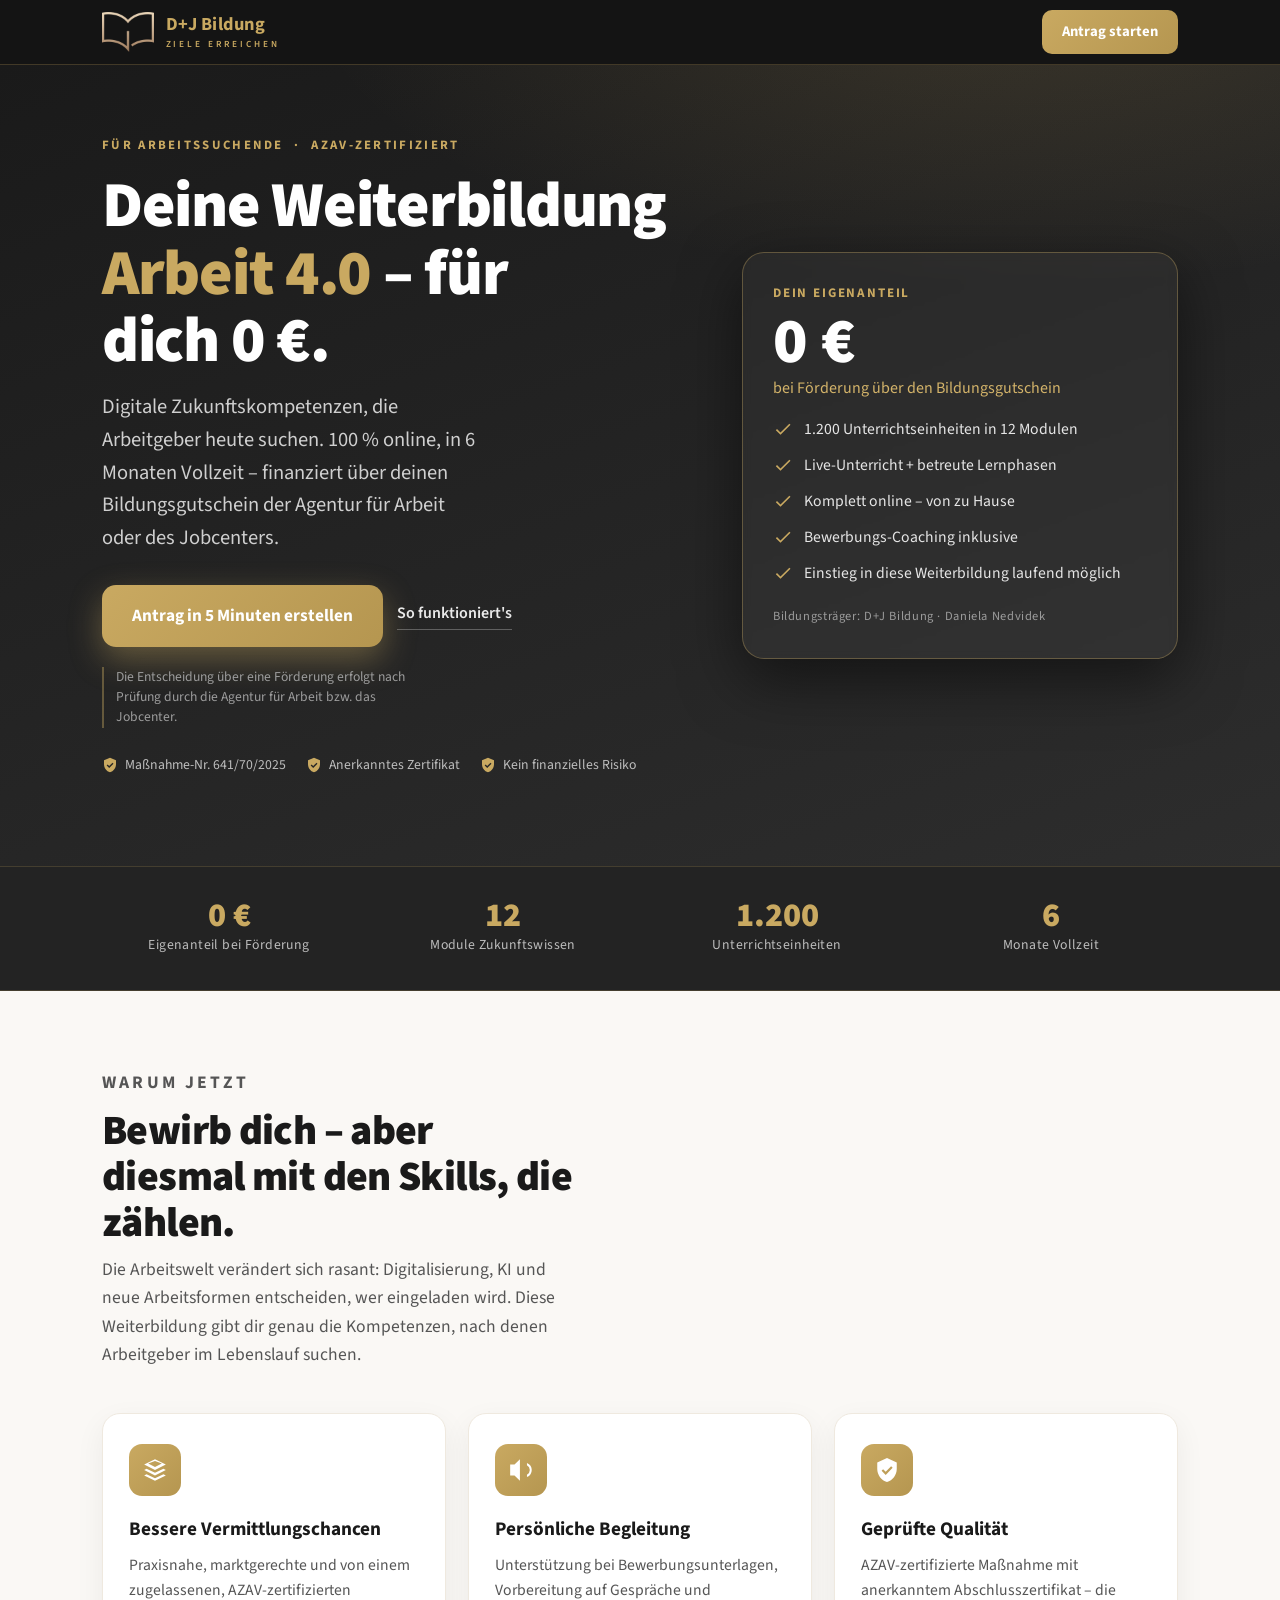
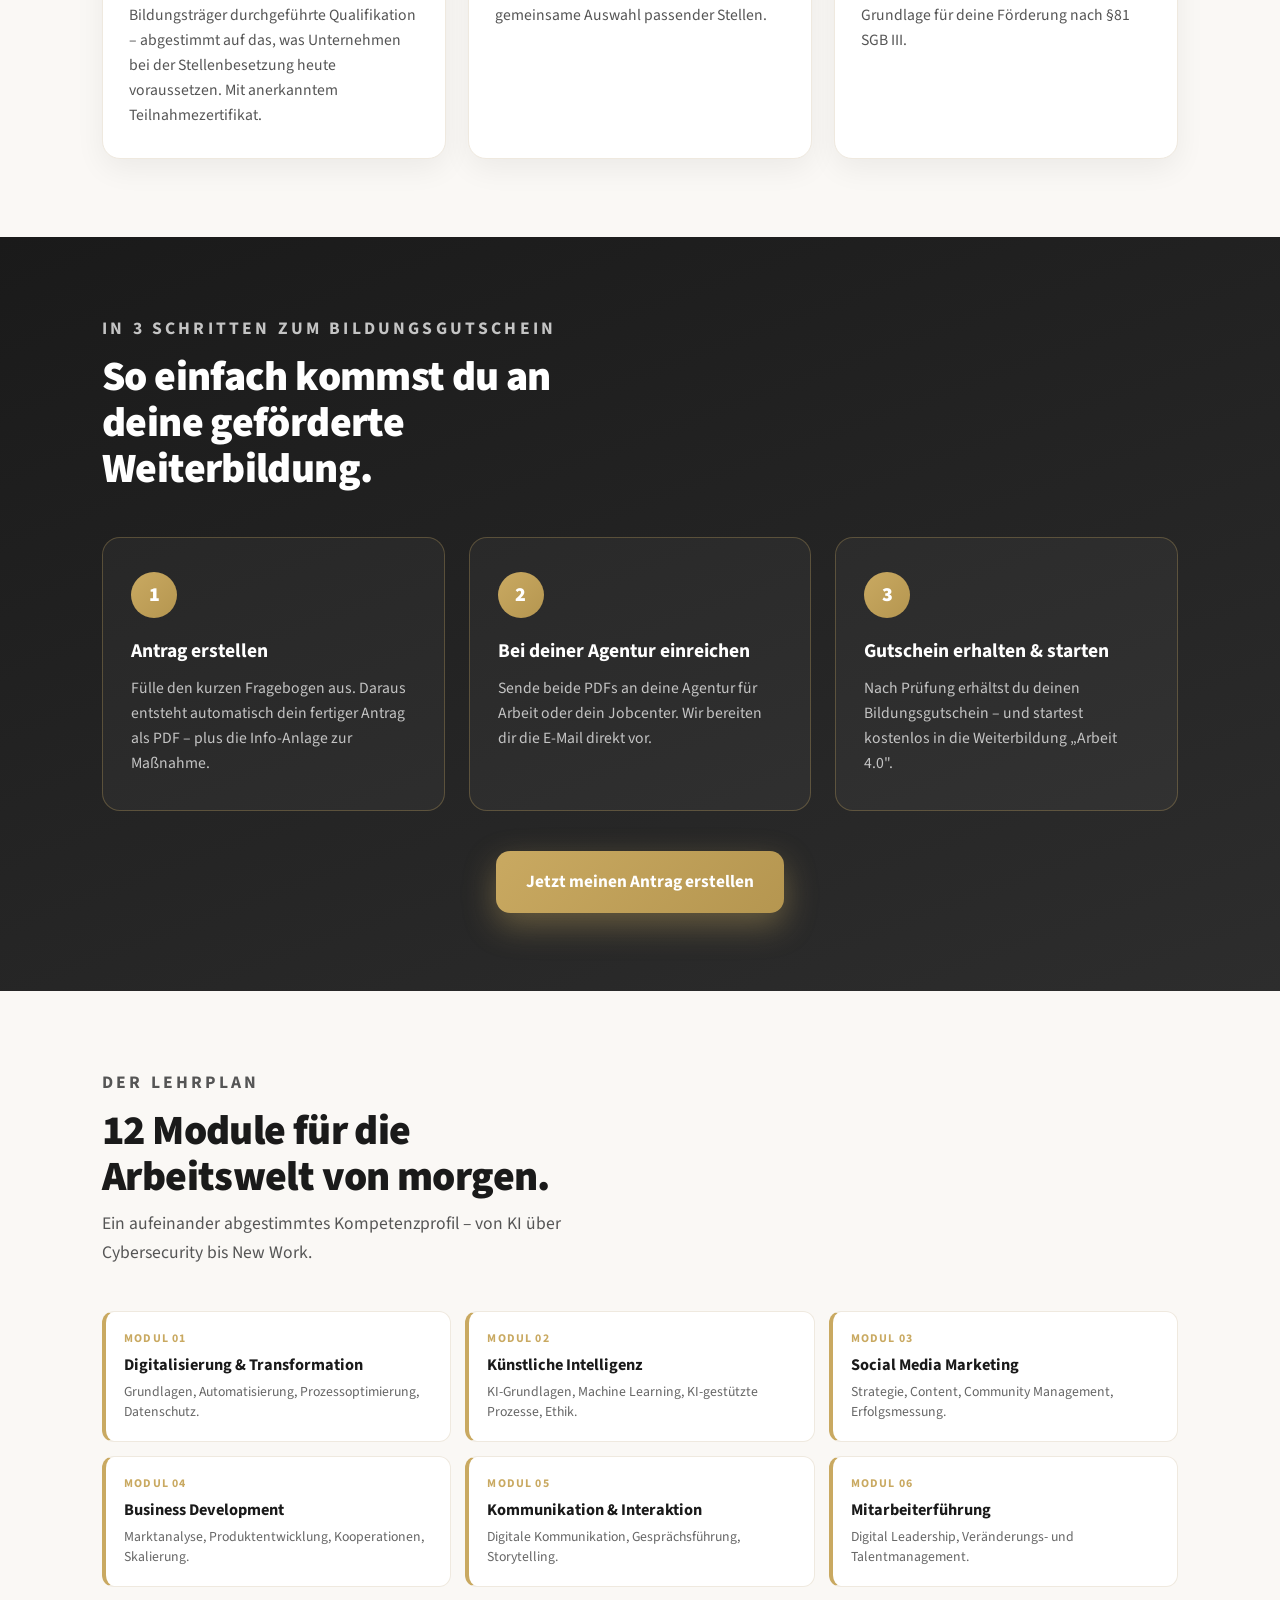
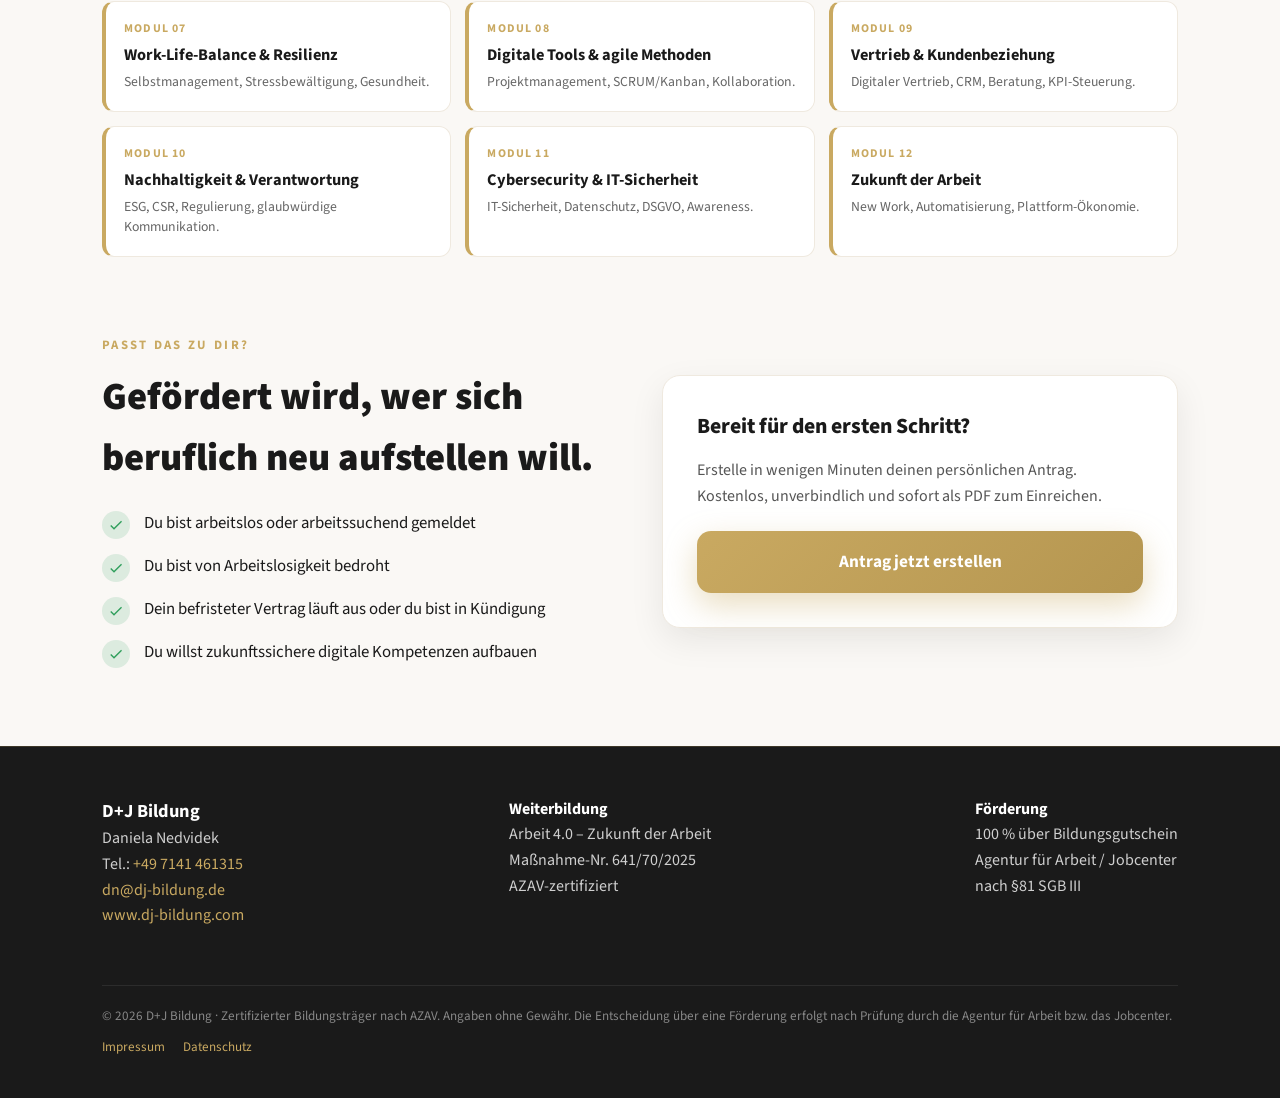
<file: arbeit40.html>
<!DOCTYPE html>
<html lang="de">
<head>
<meta charset="UTF-8">
<title>Arbeit 4.0 | D+J Bildung</title>
<meta name="robots" content="noindex">
<script>location.replace('index.html'+location.search+location.hash);</script>
<meta http-equiv="refresh" content="0; url=index.html">
</head>
<body>
<p>Einen Moment&nbsp;… du wirst weitergeleitet. Falls nichts passiert: <a href="index.html">hier klicken</a>.</p>
</body>
</html>
</file>
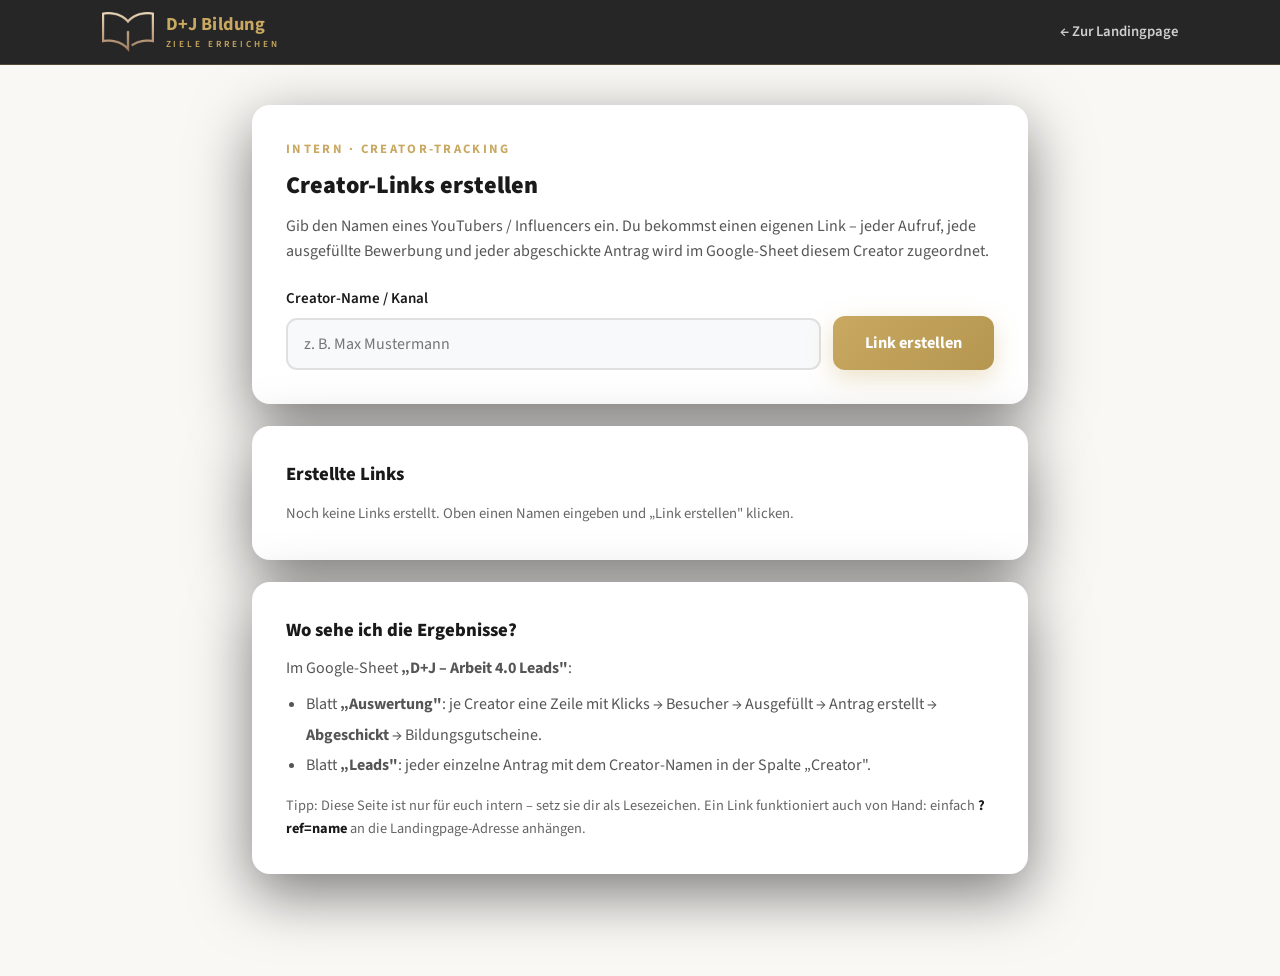
<file: creator-links.html>
<!DOCTYPE html>
<html lang="de">
<head>
<meta charset="UTF-8">
<meta name="viewport" content="width=device-width, initial-scale=1.0">
<meta name="robots" content="noindex">
<title>Creator-Links erstellen | D+J Bildung (intern)</title>
<link rel="stylesheet" href="assets/style.css">
<style>
  .tool-wrap{max-width:820px;margin:0 auto;padding:40px 22px 80px}
  .tool-card{background:#fff;border-radius:18px;box-shadow:var(--shadow);padding:34px;margin-bottom:22px}
  @media(max-width:560px){.tool-card{padding:22px}}
  .gen-row{display:flex;gap:12px;flex-wrap:wrap;align-items:flex-end}
  .gen-row .form-group{flex:1;min-width:220px;margin-bottom:0}
  .result{margin-top:22px;display:none}
  .result.show{display:block}
  .link-field{display:flex;gap:10px;flex-wrap:wrap;align-items:center;margin-top:8px}
  .link-field input{flex:1;min-width:240px}
  .ref-note{font-size:.9rem;color:var(--gray);margin-top:10px}
  .ref-note b{color:var(--dark)}
  table.links{width:100%;border-collapse:collapse;margin-top:12px}
  table.links th,table.links td{text-align:left;padding:10px 8px;border-bottom:1px solid var(--gray-light);font-size:.94rem;vertical-align:middle}
  table.links th{color:var(--gray);font-weight:700;font-size:.82rem;text-transform:uppercase;letter-spacing:.04em}
  table.links td.linkcell{word-break:break-all;color:var(--gold-dark);font-weight:600}
  .btn-mini{padding:8px 14px;border:2px solid var(--gray-light);background:#fff;border-radius:9px;font-weight:700;font-size:.85rem;font-family:inherit;color:var(--dark);cursor:pointer;transition:.2s;white-space:nowrap}
  .btn-mini:hover{border-color:var(--gold);background:var(--cream)}
  .empty-hint{color:var(--gray);font-size:.92rem;margin-top:12px}
</style>
</head>
<body style="background:var(--cream)">

<!-- ============ TOP BAR ============ -->
<header class="topbar">
  <div class="wrap">
    <a class="brand" href="index.html">
      <img src="assets/logo.png" alt="D+J Bildung Logo">
      <span style="display:block"><b>D+J Bildung</b><span>ZIELE ERREICHEN</span></span>
    </a>
    <a class="back-link" href="index.html">&#8592;&nbsp;Zur Landingpage</a>
  </div>
</header>

<div class="tool-wrap">

  <div class="tool-card">
    <p class="eyebrow">Intern · Creator-Tracking</p>
    <h2 style="font-weight:900;margin:8px 0 8px">Creator-Links erstellen</h2>
    <p style="color:#555">Gib den Namen eines YouTubers / Influencers ein. Du bekommst einen eigenen Link – jeder Aufruf, jede ausgefüllte Bewerbung und jeder abgeschickte Antrag wird im Google-Sheet diesem Creator zugeordnet.</p>

    <div class="gen-row" style="margin-top:22px">
      <div class="form-group">
        <label for="creatorName">Creator-Name / Kanal</label>
        <input type="text" id="creatorName" placeholder="z. B. Max Mustermann" autocomplete="off">
      </div>
      <button class="btn btn-primary" onclick="makeLink()">Link erstellen</button>
    </div>

    <div class="result" id="result">
      <label>Fertiger Link – an den Creator weitergeben:</label>
      <div class="link-field">
        <input type="text" id="linkOut" readonly onclick="this.select()">
        <button class="btn btn-primary" onclick="copyLink()">Kopieren</button>
      </div>
      <p class="ref-note">Im Sheet erscheint dieser Creator als: <b id="refOut"></b></p>
    </div>
  </div>

  <div class="tool-card">
    <h3 style="font-weight:800;margin-bottom:4px">Erstellte Links</h3>
    <p class="empty-hint" id="emptyHint">Noch keine Links erstellt. Oben einen Namen eingeben und „Link erstellen" klicken.</p>
    <table class="links" id="linksTable" style="display:none">
      <thead><tr><th>Creator</th><th>Link</th><th></th></tr></thead>
      <tbody id="linksBody"></tbody>
    </table>
  </div>

  <div class="tool-card">
    <h3 style="font-weight:800;margin-bottom:10px">Wo sehe ich die Ergebnisse?</h3>
    <p style="color:#555;margin-bottom:8px">Im Google-Sheet <b>„D+J – Arbeit 4.0 Leads"</b>:</p>
    <ul style="color:#555;margin:0 0 0 20px;line-height:1.9">
      <li>Blatt <b>„Auswertung"</b>: je Creator eine Zeile mit Klicks → Besucher → Ausgefüllt → Antrag erstellt → <b>Abgeschickt</b> → Bildungsgutscheine.</li>
      <li>Blatt <b>„Leads"</b>: jeder einzelne Antrag mit dem Creator-Namen in der Spalte „Creator".</li>
    </ul>
    <p class="ref-note" style="margin-top:14px">Tipp: Diese Seite ist nur für euch intern – setz sie dir als Lesezeichen. Ein Link funktioniert auch von Hand: einfach <b>?ref=name</b> an die Landingpage-Adresse anhängen.</p>
  </div>

</div>

<script>
// Basis-URL = Ordner dieser Seite -> zeigt immer auf die aktuelle Landingpage
// (funktioniert auf GitHub Pages und später auf einer eigenen Domain)
const BASE = new URL('.', location.href).href;

function slugify(s){
  return (s||'').toLowerCase()
    .replace(/ä/g,'ae').replace(/ö/g,'oe').replace(/ü/g,'ue').replace(/ß/g,'ss')
    .replace(/[^a-z0-9]+/g,'-')
    .replace(/^-+|-+$/g,'')
    .replace(/-{2,}/g,'-');
}

function buildUrl(slug){ return BASE + '?ref=' + slug; }

function makeLink(){
  const name = document.getElementById('creatorName').value.trim();
  const slug = slugify(name);
  if(!slug){ alert('Bitte einen Creator-Namen eingeben (mindestens ein Buchstabe oder eine Zahl).'); return; }
  const url = buildUrl(slug);
  document.getElementById('linkOut').value = url;
  document.getElementById('refOut').textContent = slug;
  document.getElementById('result').classList.add('show');
  addToList(name || slug, slug, url);
  document.getElementById('creatorName').value='';
  document.getElementById('creatorName').focus();
}

function addToList(name, slug, url){
  const body = document.getElementById('linksBody');
  // Doppelte (gleicher slug) nicht erneut hinzufügen
  if([...body.querySelectorAll('tr')].some(tr=>tr.dataset.slug===slug)) return;
  const tr = document.createElement('tr');
  tr.dataset.slug = slug;
  tr.innerHTML = '<td><b>'+escapeHtml(name)+'</b><br><span style="color:#999;font-size:.85rem">'+slug+'</span></td>'
               + '<td class="linkcell">'+escapeHtml(url)+'</td>'
               + '<td><button class="btn-mini">Kopieren</button></td>';
  tr.querySelector('button').addEventListener('click', ()=>copyText(url, tr.querySelector('button')));
  body.appendChild(tr);
  document.getElementById('emptyHint').style.display='none';
  document.getElementById('linksTable').style.display='';
}

function copyLink(){ copyText(document.getElementById('linkOut').value, event && event.target); }

function copyText(text, btn){
  const done=()=>{ if(btn){ const t=btn.textContent; btn.textContent='Kopiert ✓'; setTimeout(()=>btn.textContent=t,1500); } };
  if(navigator.clipboard && navigator.clipboard.writeText){
    navigator.clipboard.writeText(text).then(done).catch(()=>fallbackCopy_(text,done));
  } else { fallbackCopy_(text,done); }
}
function fallbackCopy_(text,cb){
  const ta=document.createElement('textarea'); ta.value=text;
  ta.style.position='fixed'; ta.style.opacity='0'; document.body.appendChild(ta);
  ta.focus(); ta.select();
  try{ document.execCommand('copy'); }catch(e){}
  document.body.removeChild(ta); if(cb) cb();
}
function escapeHtml(s){ return (s||'').replace(/[&<>"']/g,c=>({'&':'&amp;','<':'&lt;','>':'&gt;','"':'&quot;',"'":'&#39;'}[c])); }

// Enter-Taste im Eingabefeld = Link erstellen
document.getElementById('creatorName').addEventListener('keydown', e=>{ if(e.key==='Enter'){ e.preventDefault(); makeLink(); } });
</script>
</body>
</html>
</file>
<file: assets/style.css>
@import url('https://fonts.googleapis.com/css2?family=Source+Sans+Pro:wght@300;400;600;700;900&display=swap');

/* ============ D+J DESIGN TOKENS ============ */
:root{
  --gold:#c9a961; --gold-light:#d4b46a; --gold-dark:#b59650;
  --dark:#1a1a1a; --dark-2:#232323; --dark-3:#2d2d2d;
  --white:#ffffff; --cream:#faf8f5; --gray:#666; --gray-light:#e0e0e0;
  --ok:#2e9e5b;
  --shadow:0 20px 60px rgba(0,0,0,.5);
  --maxw:1120px;
}
*{margin:0;padding:0;box-sizing:border-box}
html{scroll-behavior:smooth}
body{
  font-family:'Source Sans Pro',-apple-system,BlinkMacSystemFont,sans-serif;
  color:#1a1a1a; background:var(--dark); line-height:1.6;
  -webkit-font-smoothing:antialiased;
}
img{max-width:100%}
a{color:inherit}
.wrap{max-width:var(--maxw);margin:0 auto;padding:0 22px}
.eyebrow{font-size:.8rem;font-weight:700;letter-spacing:.18em;text-transform:uppercase;color:var(--gold)}

/* ============ TOP BAR ============ */
.topbar{position:sticky;top:0;z-index:50;background:rgba(20,20,20,.92);backdrop-filter:blur(8px);border-bottom:1px solid rgba(201,169,97,.25)}
.topbar .wrap{display:flex;align-items:center;justify-content:space-between;height:64px}
.brand{display:flex;align-items:center;gap:12px;color:#fff;text-decoration:none}
.brand img{height:40px;width:auto;flex:none;display:block}
.brand b{font-weight:700;font-size:1.15rem;letter-spacing:.01em}
.brand span{display:block;font-size:.58rem;letter-spacing:.32em;color:var(--gold);font-weight:600;margin-top:-2px}
.topbar .cta{background:linear-gradient(135deg,var(--gold),var(--gold-dark));color:#fff;text-decoration:none;font-weight:700;padding:10px 20px;border-radius:10px;font-size:.92rem;transition:.25s}
.topbar .cta:hover{transform:translateY(-1px);box-shadow:0 8px 22px rgba(201,169,97,.4)}
@media(max-width:560px){.topbar .cta{padding:9px 14px;font-size:.82rem}.brand span{display:none}}

/* ============ HERO ============ */
.hero{position:relative;overflow:hidden;background:
  radial-gradient(1200px 500px at 80% -10%,rgba(201,169,97,.16),transparent 60%),
  linear-gradient(160deg,var(--dark) 0%,var(--dark-3) 100%);
  color:#fff;padding:70px 0 90px}
.hero-grid{display:grid;grid-template-columns:1.15fr .85fr;gap:50px;align-items:center}
.hero h1{font-size:clamp(2.3rem,5.2vw,4rem);font-weight:900;line-height:1.05;letter-spacing:-.02em;margin:18px 0 6px}
.hero h1 .hl{color:var(--gold);position:relative;white-space:nowrap}
.hero .lead{font-size:clamp(1.05rem,1.9vw,1.28rem);color:#cfcfcf;max-width:38ch;margin:16px 0 30px}
.hero-cta{display:flex;flex-wrap:wrap;gap:14px;align-items:center}
.btn-xl{background:linear-gradient(135deg,var(--gold),var(--gold-dark));color:#fff;text-decoration:none;font-weight:700;font-size:1.08rem;padding:17px 30px;border-radius:14px;box-shadow:0 12px 32px rgba(201,169,97,.4);transition:.25s;border:none;cursor:pointer}
.btn-xl:hover{transform:translateY(-2px);box-shadow:0 16px 40px rgba(201,169,97,.5)}
.btn-ghost{color:#fff;text-decoration:none;font-weight:600;font-size:1rem;opacity:.9;border-bottom:1px solid rgba(255,255,255,.3);padding-bottom:2px}
.trust-line{display:flex;flex-wrap:wrap;gap:8px 20px;margin-top:26px;font-size:.86rem;color:#bdbdbd}
.trust-line span{display:inline-flex;align-items:center;gap:7px}
.trust-line svg{width:16px;height:16px;fill:var(--gold);flex:none}

/* price card */
.price-card{background:rgba(255,255,255,.04);border:1px solid rgba(201,169,97,.35);border-radius:22px;padding:30px;backdrop-filter:blur(4px);box-shadow:var(--shadow)}
.price-card .kicker{font-size:.82rem;letter-spacing:.14em;text-transform:uppercase;color:var(--gold);font-weight:700}
.price-card .big{font-size:4rem;font-weight:900;line-height:1;margin:6px 0 2px;color:#fff}
.price-card .note{color:var(--gold-light);font-size:1rem;margin-bottom:16px}
.hero-note{margin-top:20px;font-size:.85rem;line-height:1.5;color:#9c9c9c;max-width:48ch;border-left:2px solid rgba(201,169,97,.4);padding-left:12px}
.footer .legal{display:flex;gap:18px;flex-wrap:wrap;margin-top:10px}
.price-card ul{list-style:none;margin-top:8px;display:flex;flex-direction:column;gap:11px}
.price-card li{display:flex;gap:11px;font-size:.98rem;color:#e6e6e6;align-items:flex-start}
.price-card li svg{width:20px;height:20px;fill:var(--gold);flex:none;margin-top:2px}
.badge-nr{display:inline-block;margin-top:20px;font-size:.78rem;color:#9c9c9c;letter-spacing:.05em}
@media(max-width:860px){.hero-grid{grid-template-columns:1fr;gap:36px}.hero{padding:48px 0 60px}.hero .lead{max-width:none}}

/* ============ STAT STRIP ============ */
.stats{background:var(--dark-2);border-top:1px solid rgba(201,169,97,.2);border-bottom:1px solid rgba(201,169,97,.2)}
.stats .wrap{display:grid;grid-template-columns:repeat(4,1fr);gap:20px;padding:32px 22px}
.stat{text-align:center;color:#fff}
.stat b{display:block;font-size:2.1rem;font-weight:900;color:var(--gold);line-height:1}
.stat span{font-size:.86rem;color:#bcbcbc;letter-spacing:.03em}
@media(max-width:640px){.stats .wrap{grid-template-columns:repeat(2,1fr);gap:26px 12px}}

/* ============ LIGHT SECTIONS ============ */
.light{background:var(--cream);color:#1a1a1a}
.section{padding:78px 0}
.section-head{max-width:60ch;margin-bottom:44px}
.section-head h2{font-size:clamp(1.8rem,3.4vw,2.6rem);font-weight:900;letter-spacing:-.015em;line-height:1.1;margin:12px 0 10px}
.section-head p{font-size:1.1rem;color:#555}

/* value cards */
.vgrid{display:grid;grid-template-columns:repeat(3,1fr);gap:22px}
.vcard{background:#fff;border-radius:18px;padding:30px 26px;box-shadow:0 10px 30px rgba(0,0,0,.06);border:1px solid #efe9df;transition:.25s}
.vcard:hover{transform:translateY(-4px);box-shadow:0 18px 44px rgba(0,0,0,.1)}
.vcard .ic{width:52px;height:52px;border-radius:13px;background:linear-gradient(135deg,var(--gold),var(--gold-dark));display:flex;align-items:center;justify-content:center;margin-bottom:18px}
.vcard .ic svg{width:26px;height:26px;fill:#fff}
.vcard h3{font-size:1.2rem;font-weight:700;margin-bottom:8px}
.vcard p{color:#555;font-size:.98rem}
@media(max-width:820px){.vgrid{grid-template-columns:1fr}}

/* ============ HOW IT WORKS ============ */
.dark-sec{background:linear-gradient(160deg,var(--dark),var(--dark-3));color:#fff}
.dark-sec .section-head p{color:#c4c4c4}
.steps{display:grid;grid-template-columns:repeat(3,1fr);gap:24px;counter-reset:step}
.step-c{position:relative;background:rgba(255,255,255,.04);border:1px solid rgba(201,169,97,.3);border-radius:18px;padding:34px 28px}
.step-c .n{width:46px;height:46px;border-radius:50%;background:linear-gradient(135deg,var(--gold),var(--gold-dark));color:#fff;font-weight:900;font-size:1.25rem;display:flex;align-items:center;justify-content:center;margin-bottom:18px}
.step-c h3{font-size:1.22rem;font-weight:700;margin-bottom:9px}
.step-c p{color:#c4c4c4;font-size:.98rem}
.step-c .arrow{display:none}
@media(max-width:820px){.steps{grid-template-columns:1fr}}

/* ============ MODULES ============ */
.mgrid{display:grid;grid-template-columns:repeat(3,1fr);gap:14px}
.mcard{background:#fff;border:1px solid #efe9df;border-left:4px solid var(--gold);border-radius:12px;padding:18px 18px}
.mcard .mn{font-size:.74rem;font-weight:700;letter-spacing:.1em;color:var(--gold);text-transform:uppercase}
.mcard h4{font-size:1.02rem;font-weight:700;margin:3px 0 5px}
.mcard p{font-size:.86rem;color:#666;line-height:1.45}
@media(max-width:820px){.mgrid{grid-template-columns:1fr}}
@media(min-width:821px) and (max-width:1000px){.mgrid{grid-template-columns:repeat(2,1fr)}}

/* ============ ELIGIBILITY ============ */
.elig{display:grid;grid-template-columns:1fr 1fr;gap:44px;align-items:center}
.checklist{list-style:none;display:flex;flex-direction:column;gap:14px}
.checklist li{display:flex;gap:14px;align-items:flex-start;font-size:1.05rem}
.checklist .chk{width:28px;height:28px;border-radius:50%;background:rgba(46,158,91,.14);display:flex;align-items:center;justify-content:center;flex:none;margin-top:1px}
.checklist .chk svg{width:16px;height:16px;fill:var(--ok)}
.elig-box{background:#fff;border-radius:18px;padding:34px;box-shadow:0 12px 34px rgba(0,0,0,.08);border:1px solid #efe9df}
.elig-box h3{font-size:1.35rem;font-weight:800;margin-bottom:14px}
.elig-box p{color:#555;margin-bottom:22px}
@media(max-width:820px){.elig{grid-template-columns:1fr;gap:28px}}

/* ============ FORM SECTION ============ */
#antrag{background:linear-gradient(160deg,var(--dark),var(--dark-3));padding:64px 0 90px}
.form-shell{max-width:900px;margin:0 auto}
.form-intro{text-align:center;color:#fff;margin-bottom:30px}
.form-intro h2{font-size:clamp(1.7rem,3.2vw,2.4rem);font-weight:900;margin-bottom:8px}
.form-intro p{color:#c4c4c4;max-width:52ch;margin:0 auto}
.progress-container{background:#fff;border-radius:16px;padding:18px 26px;margin-bottom:22px;box-shadow:var(--shadow)}
.step-indicator{display:flex;justify-content:center;gap:10px;margin-bottom:14px}
.step-dot{width:11px;height:11px;border-radius:50%;background:var(--gray-light);transition:.3s}
.step-dot.active{background:var(--gold);transform:scale(1.25)}
.step-dot.completed{background:var(--gold-dark)}
.progress-text{display:flex;justify-content:space-between;font-size:.9rem;color:var(--gray);margin-bottom:9px}
.progress-bar{height:8px;background:var(--gray-light);border-radius:4px;overflow:hidden}
.progress-fill{height:100%;background:linear-gradient(135deg,var(--gold),var(--gold-dark));border-radius:4px;transition:width .5s ease;width:20%}
.card{background:#fff;border-radius:18px;box-shadow:var(--shadow);padding:38px;margin-bottom:22px}
@media(max-width:560px){.card{padding:24px}}
.card-title{font-size:1.4rem;font-weight:800;margin-bottom:22px;padding-bottom:14px;border-bottom:3px solid var(--gold);display:flex;align-items:center;gap:14px}
.step-number{background:linear-gradient(135deg,var(--gold),var(--gold-dark));color:#fff;width:38px;height:38px;border-radius:50%;display:flex;align-items:center;justify-content:center;font-weight:800;flex:none}
.form-group{margin-bottom:22px}
.form-row{display:grid;grid-template-columns:1fr 1fr;gap:18px}
@media(max-width:600px){.form-row{grid-template-columns:1fr}}
label{display:block;font-weight:600;margin-bottom:7px;font-size:.94rem}
label .required{color:#e74c3c}
.hint{font-size:.84rem;color:var(--gray);margin-top:6px;font-style:italic}
input[type=text],input[type=email],input[type=tel],input[type=date],input[type=number],select,textarea{
  width:100%;padding:13px 16px;border:2px solid var(--gray-light);border-radius:11px;font-size:1rem;
  font-family:inherit;background:#f8f9fa;transition:.25s}
input:focus,select:focus,textarea:focus{outline:none;border-color:var(--gold);background:#fff;box-shadow:0 0 0 4px rgba(201,169,97,.15)}
textarea{min-height:110px;resize:vertical}
select{cursor:pointer;appearance:none;background-image:url("data:image/svg+xml,%3Csvg xmlns='http://www.w3.org/2000/svg' width='12' height='12' viewBox='0 0 12 12'%3E%3Cpath fill='%23666' d='M6 8L1 3h10z'/%3E%3C/svg%3E");background-repeat:no-repeat;background-position:right 15px center;padding-right:38px}
.radio-group,.checkbox-group{display:flex;flex-wrap:wrap;gap:12px;margin-top:8px}
.radio-option,.checkbox-option{display:flex;align-items:center;gap:10px;padding:11px 18px;border:2px solid var(--gray-light);border-radius:10px;cursor:pointer;transition:.25s;background:#f8f9fa}
.radio-option:hover,.checkbox-option:hover{border-color:var(--gold);background:var(--cream)}
.radio-option.selected,.checkbox-option.selected{border-color:var(--gold);background:linear-gradient(135deg,rgba(201,169,97,.1),rgba(201,169,97,.2))}
.radio-option input,.checkbox-option input{width:18px;height:18px;accent-color:var(--gold)}
.info-box{background:var(--cream);border-left:4px solid var(--gold);padding:18px;border-radius:8px;margin:18px 0}
.info-box.success{background:#e8f6ee;border-left-color:var(--ok)}
.info-box h4{margin-bottom:8px;display:flex;align-items:center;gap:9px}
.btn{padding:15px 32px;border:none;border-radius:12px;font-size:1.02rem;font-weight:700;cursor:pointer;transition:.25s;font-family:inherit}
.btn-primary{background:linear-gradient(135deg,var(--gold),var(--gold-dark));color:#fff;box-shadow:0 8px 24px rgba(201,169,97,.35)}
.btn-primary:hover{transform:translateY(-2px);box-shadow:0 12px 32px rgba(201,169,97,.45)}
.btn-secondary{background:#fff;color:var(--dark);border:2px solid var(--gray-light)}
.btn-secondary:hover{border-color:var(--gold);background:var(--cream)}
.btn-group{display:flex;gap:14px;justify-content:space-between;margin-top:28px}
.hidden{display:none!important}
.summary-section{background:var(--cream);border-radius:12px;padding:22px;margin-bottom:18px}
.summary-section h4{color:var(--gold);margin-bottom:13px;font-weight:800}
.summary-row{display:flex;justify-content:space-between;gap:16px;padding:9px 0;border-bottom:1px solid var(--gray-light)}
.summary-row:last-child{border-bottom:none}
.summary-label{color:var(--gray);font-size:.93rem}
.summary-value{font-weight:600;text-align:right}
.legal-box{background:#f8f9fa;border:1px solid var(--gray-light);border-radius:12px;padding:22px;margin:22px 0;max-height:220px;overflow-y:auto}
.legal-box h5{margin-bottom:12px}
.legal-box p{font-size:.88rem;color:var(--gray);margin-bottom:9px}
.generated-text{background:linear-gradient(135deg,rgba(201,169,97,.1),rgba(201,169,97,.05));border:1px solid var(--gold);border-radius:10px;padding:14px;margin-top:8px;font-style:italic;font-size:.95rem}

/* success */
.success-animation{text-align:center;padding:24px 10px}
.success-icon{width:92px;height:92px;background:linear-gradient(135deg,var(--gold),var(--gold-dark));border-radius:50%;display:flex;align-items:center;justify-content:center;margin:0 auto 22px;animation:pulse 2s infinite}
@keyframes pulse{0%,100%{transform:scale(1)}50%{transform:scale(1.05)}}
.success-icon svg{width:46px;height:46px;fill:#fff}
.download-buttons{display:flex;flex-direction:column;gap:13px;margin:26px 0}
.download-btn{display:flex;align-items:center;justify-content:center;gap:12px;padding:17px 26px;background:linear-gradient(135deg,var(--gold),var(--gold-dark));color:#fff;border:none;border-radius:12px;font-size:1.05rem;font-weight:700;cursor:pointer;transition:.25s;text-decoration:none}
.download-btn.outline{background:#fff;color:var(--dark);border:2px solid var(--gold)}
.download-btn:hover{transform:translateY(-2px);box-shadow:0 12px 32px rgba(201,169,97,.4)}
.download-btn svg{width:22px;height:22px}
.send-box{background:var(--cream);border:2px solid var(--gold);border-radius:16px;padding:26px;margin-top:26px;text-align:left}
.send-box h3{font-size:1.25rem;margin-bottom:6px}
.send-box ol{margin:14px 0 18px 20px;color:#444}
.send-box ol li{margin-bottom:7px}
.webmail-hint{margin:18px 0 9px;font-size:.9rem;color:#555;font-weight:700}
.provider-row{display:grid;grid-template-columns:repeat(4,1fr);gap:9px}
.prov{padding:12px 8px;border:2px solid var(--gray-light);background:#fff;border-radius:10px;font-weight:700;font-size:.9rem;font-family:inherit;color:var(--dark);cursor:pointer;transition:.2s}
.prov:hover{border-color:var(--gold);background:var(--cream)}
@media(max-width:520px){.provider-row{grid-template-columns:repeat(2,1fr)}}
.dj-toast{position:fixed;left:50%;bottom:24px;transform:translateX(-50%) translateY(20px);background:var(--dark-2);color:#fff;border:1px solid var(--gold);padding:14px 20px;border-radius:12px;max-width:90%;box-shadow:var(--shadow);opacity:0;pointer-events:none;transition:.3s;z-index:10000;font-size:.92rem;text-align:center;line-height:1.4}
.dj-toast.show{opacity:1;transform:translateX(-50%) translateY(0)}

/* loading */
.loading-overlay{position:fixed;inset:0;background:rgba(0,0,0,.8);display:flex;align-items:center;justify-content:center;z-index:9999}
.loading-spinner{width:58px;height:58px;border:4px solid var(--gray-light);border-top-color:var(--gold);border-radius:50%;animation:spin 1s linear infinite}
@keyframes spin{to{transform:rotate(360deg)}}

/* footer */
.footer{background:var(--dark);color:#cfcfcf;padding:50px 0 40px;border-top:1px solid rgba(201,169,97,.2)}
.footer .wrap{display:flex;flex-wrap:wrap;gap:30px;justify-content:space-between;align-items:flex-start}
.footer b{color:#fff}
.footer a{color:var(--gold);text-decoration:none}
.footer a:hover{text-decoration:underline}
.footer .small{font-size:.82rem;color:#888;margin-top:26px;width:100%;border-top:1px solid rgba(255,255,255,.08);padding-top:20px}

@media(prefers-reduced-motion:reduce){*{animation:none!important;transition:none!important;scroll-behavior:auto!important}}

/* ============ ZUSÄTZE: MEHRSEITEN-LAYOUT ============ */
a.btn-xl{text-decoration:none;display:inline-block;text-align:center}
.back-link{color:#cfcfcf;text-decoration:none;font-size:.92rem;font-weight:600;display:inline-flex;align-items:center;gap:6px;transition:.2s}
.back-link:hover{color:var(--gold)}
.antrag-page-head{background:linear-gradient(160deg,var(--dark) 0%,var(--dark-3) 100%);color:#fff;padding:38px 0 8px;text-align:center}
.antrag-page-head h1{font-size:clamp(1.5rem,3.4vw,2.2rem);font-weight:900;letter-spacing:-.015em;margin:10px 0 8px}
.antrag-page-head p{color:#cfcfcf;max-width:60ch;margin:0 auto;font-size:1rem}
</file>
